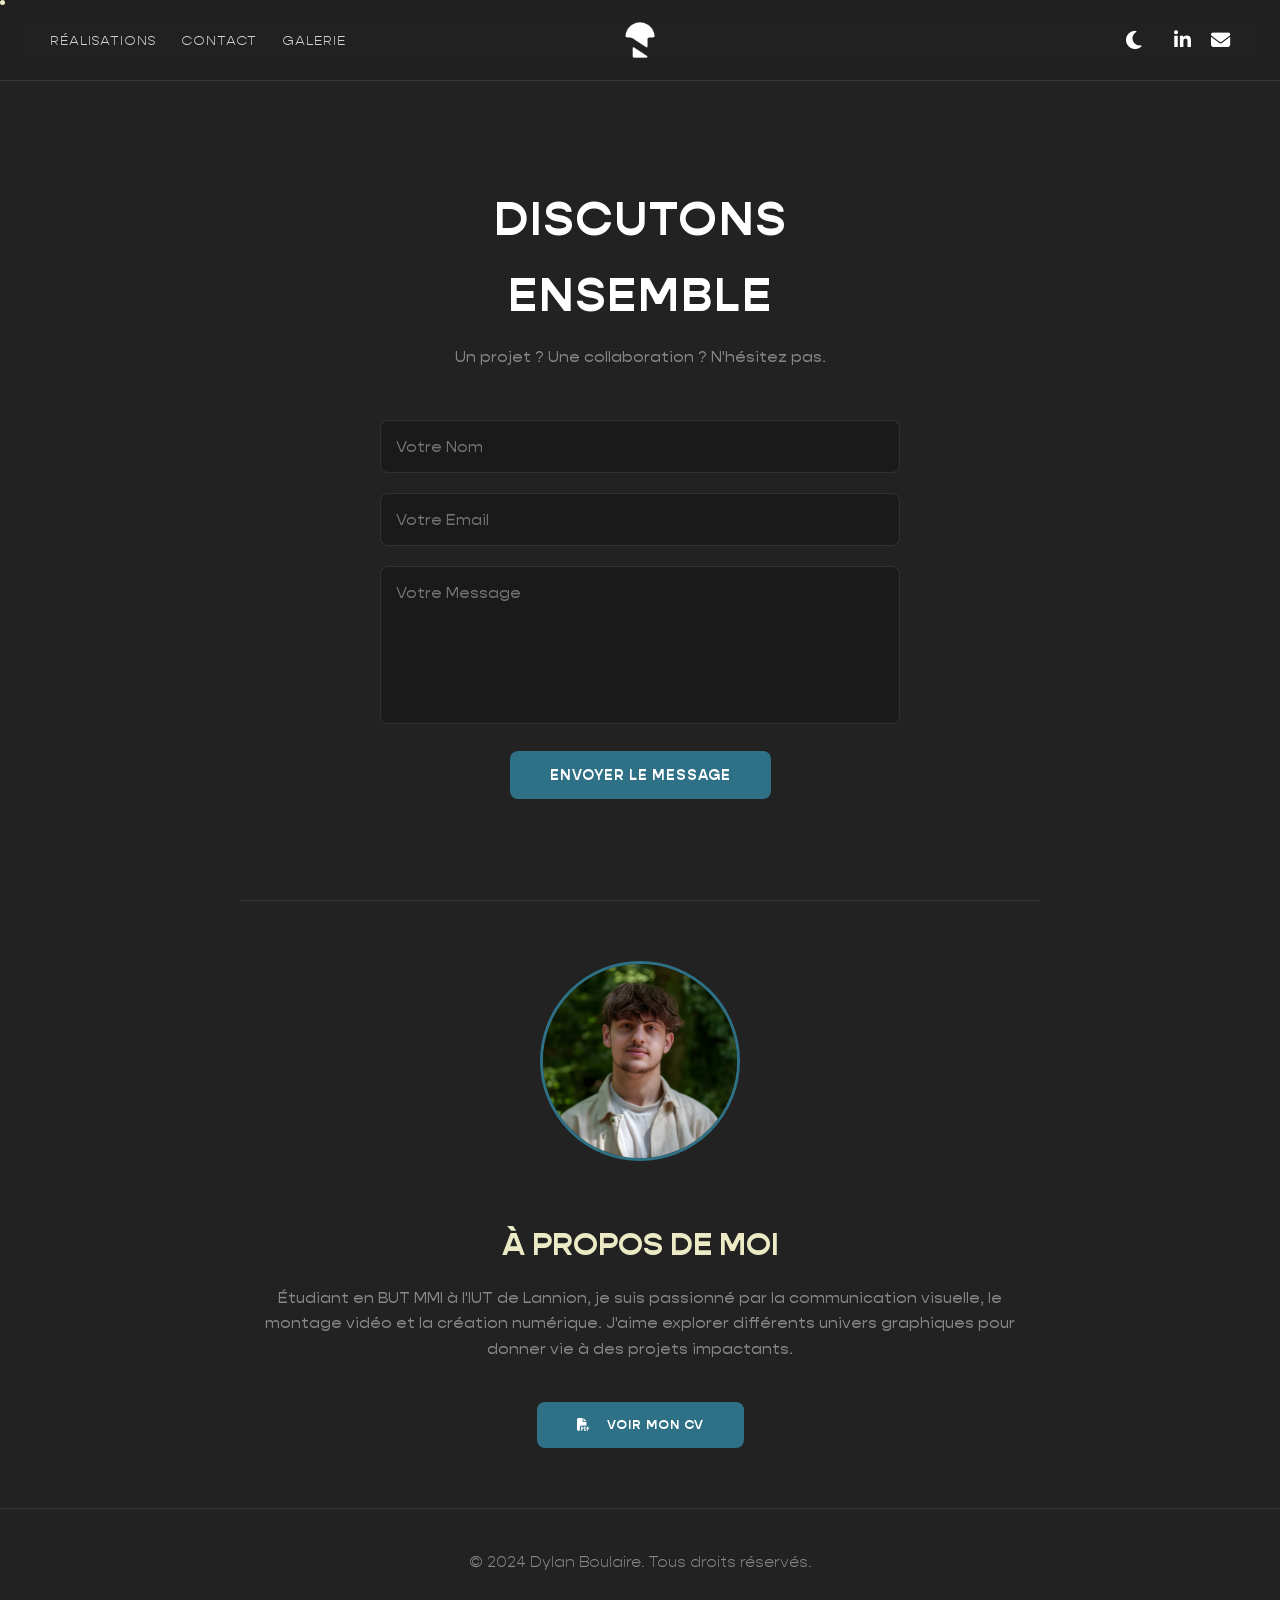
<file: contact.html>
<!DOCTYPE html>
<html lang="fr">
<head>
    <meta charset="UTF-8">
    <meta name="viewport" content="width=device-width, initial-scale=1.0">
    <title>Contact — Dylan Boulaire | Étudiant MMI, Monteur Vidéo & Graphiste</title>

    <!-- SEO META -->
    <meta name="description" content="Contactez Dylan Boulaire, étudiant BUT MMI à l'IUT de Lannion, passionné de montage vidéo, motion design et communication visuelle. Disponible pour alternance et projets freelance.">
    <meta name="keywords" content="Dylan Boulaire, contact, portfolio, MMI, Lannion, montage vidéo, graphisme, communication, alternance, Bretagne">
    <meta name="author" content="Dylan Boulaire">
    <meta name="robots" content="index, follow">
    <link rel="canonical" href="https://dylan-boulaire.fr/contact.html">

    <!-- Open Graph -->
    <meta property="og:type" content="website">
    <meta property="og:url" content="https://dylan-boulaire.fr/contact.html">
    <meta property="og:title" content="Contact — Dylan Boulaire">
    <meta property="og:description" content="Un projet ? Une collaboration ? Contactez Dylan Boulaire, créatif MMI à Lannion.">
    <meta property="og:image" content="https://dylan-boulaire.fr/assets/og-image.jpg">

    <link rel="stylesheet" href="style.css">
    <link rel="stylesheet" href="https://cdnjs.cloudflare.com/ajax/libs/font-awesome/6.4.0/css/all.min.css">
</head>
<body>

    <div class="mouse-glow"></div>

    <!-- MOBILE NAV OVERLAY -->
    <div class="nav-overlay">
        <div class="nav-overlay-links">
            <a href="index.html#work">RÉALISATIONS</a>
            <a href="contact.html" style="opacity:1; color:var(--text-accent);">CONTACT</a>
            <a href="galerie.html">GALERIE</a>
        </div>
        <div class="nav-overlay-actions">
            <button class="theme-toggle" aria-label="Toggle theme"><i class="fas fa-moon"></i></button>
            <a href="https://www.linkedin.com/in/dylan-boulaire/" target="_blank"><i class="fab fa-linkedin-in"></i></a>
            <a href="mailto:boulairedylan@gmail.com"><i class="fas fa-envelope"></i></a>
        </div>
    </div>

    <header>
        <nav class="nav-left">
            <ul>
                <li><a href="index.html#work">RÉALISATIONS</a></li>
                <li><a href="contact.html" class="active-link">CONTACT</a></li>
                <li><a href="galerie.html">GALERIE</a></li>
            </ul>
        </nav>
        <div class="logo-center">
            <a href="index.html"><img src="assets/logo.png" alt="Logo Dylan Boulaire" class="logo-img"></a>
        </div>
        <div class="nav-right">
            <button class="theme-toggle" aria-label="Toggle theme"><i class="fas fa-moon"></i></button>
            <a href="https://www.linkedin.com/in/dylan-boulaire/" target="_blank"><i class="fab fa-linkedin-in"></i></a>
            <a href="mailto:boulairedylan@gmail.com"><i class="fas fa-envelope"></i></a>
        </div>
        <button class="burger-menu" aria-label="Menu">
            <span></span><span></span><span></span>
        </button>
    </header>

    <div class="contact-container">
        <div class="contact-content reveal-on-scroll">
            <h1>DISCUTONS ENSEMBLE</h1>
            <p class="subtitle">Un projet ? Une collaboration ? N'hésitez pas.</p>

            <form action="https://formsubmit.co/boulairedylan@gmail.com" method="POST" class="contact-form">
                <input type="hidden" name="_next" value="https://dylan-boulaire.fr/merci.html">
                <input type="hidden" name="_subject" value="Nouveau message du Portfolio !">
                <input type="hidden" name="_captcha" value="false">
                <div class="input-group">
                    <input type="text" name="name" placeholder="Votre Nom" required>
                </div>
                <div class="input-group">
                    <input type="email" name="email" placeholder="Votre Email" required>
                </div>
                <div class="input-group">
                    <textarea name="message" rows="6" placeholder="Votre Message" required></textarea>
                </div>
                <button type="submit" class="submit-btn">ENVOYER LE MESSAGE</button>
            </form>
        </div>
    </div>

    <!-- BIO + CV (quiz gate) -->
    <div class="bio-section reveal-on-scroll">
        <div class="bio-img-box" style="margin: 0 auto 30px auto; width: 200px;">
            <img src="assets/CV_PHOTO-1_2026-06-02_19_09_24.160682.webp" alt="Dylan Boulaire, étudiant MMI Lannion">
        </div>
        <div class="bio-text">
            <h2>À PROPOS DE MOI</h2>
            <p>Étudiant en BUT MMI à l'IUT de Lannion, je suis passionné par la communication visuelle, le montage vidéo et la création numérique. J'aime explorer différents univers graphiques pour donner vie à des projets impactants.</p>
            <br>
            <!-- FIX: CV button — coherent wording (mon CV se mérite) -->
            <button onclick="openCvQuiz()" class="submit-btn cv-gate-btn" style="font-size:0.8rem; cursor:pointer;">
                <i class="fas fa-file-pdf" style="margin-right:8px;"></i>VOIR MON CV
            </button>
        </div>
    </div>

    <footer>
        <p>&copy; 2024 Dylan Boulaire. Tous droits réservés.</p>
    </footer>

    <!-- CV QUIZ OVERLAY -->
    <div id="cv-quiz-overlay" style="display:none;"></div>

    <script src="script.js"></script>
    <script>
        // CV Quiz gate — opens quiz, CV unlocked at score >= 5/8
        function openCvQuiz() {
            openCinemaQuizForCV();
        }
    </script>
</body>
</html>
</file>
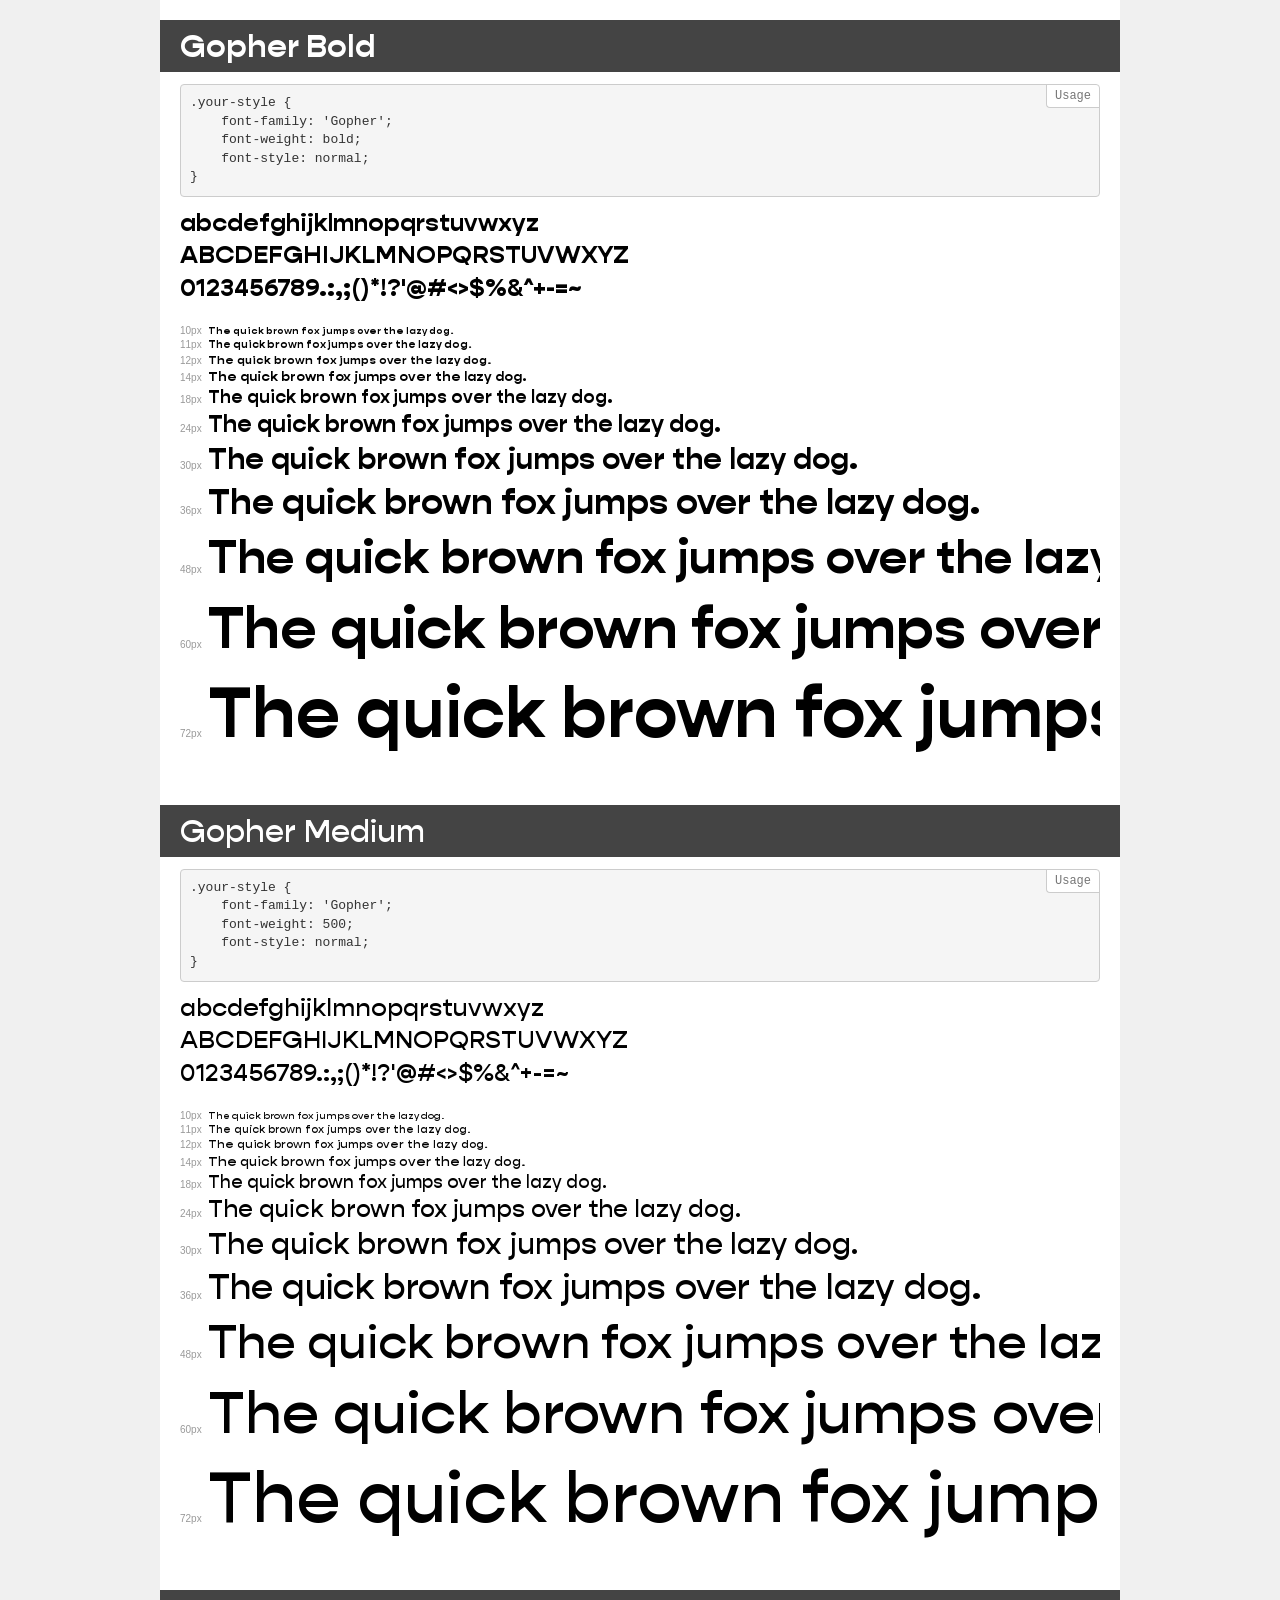
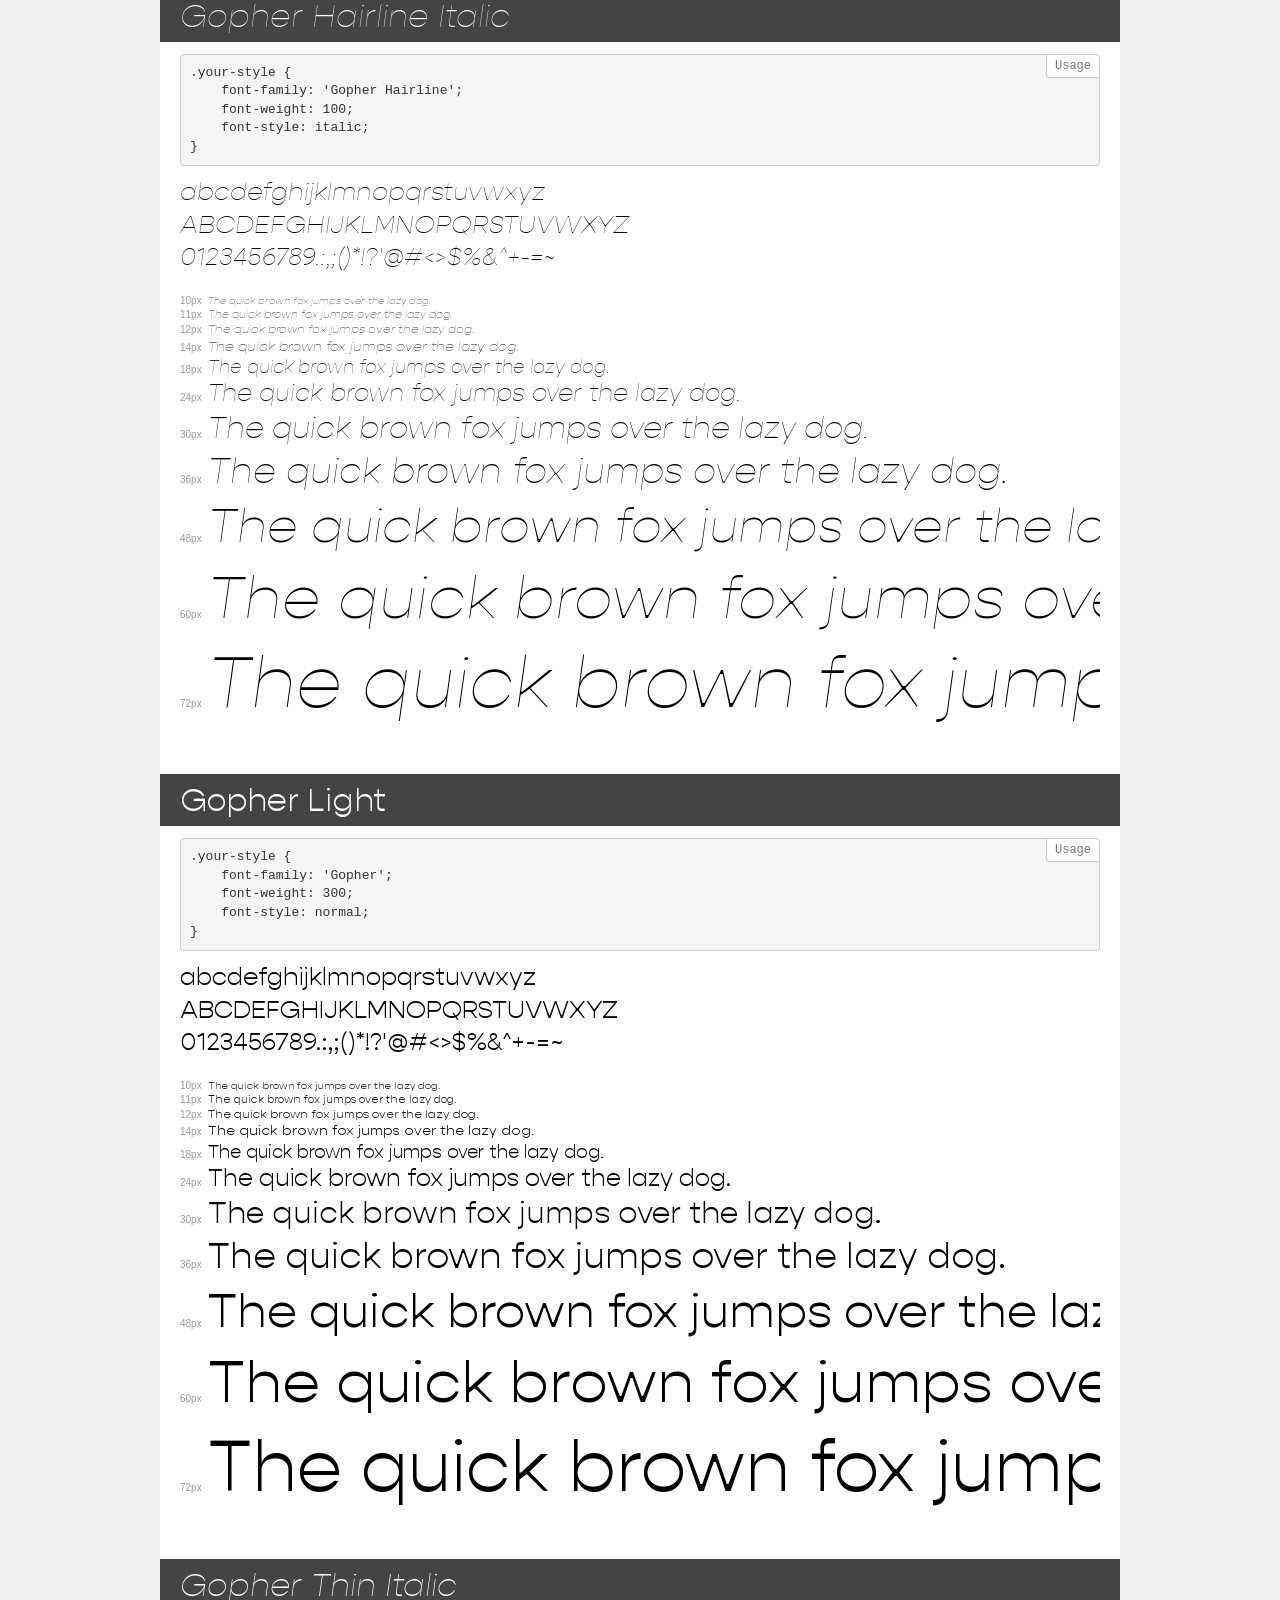
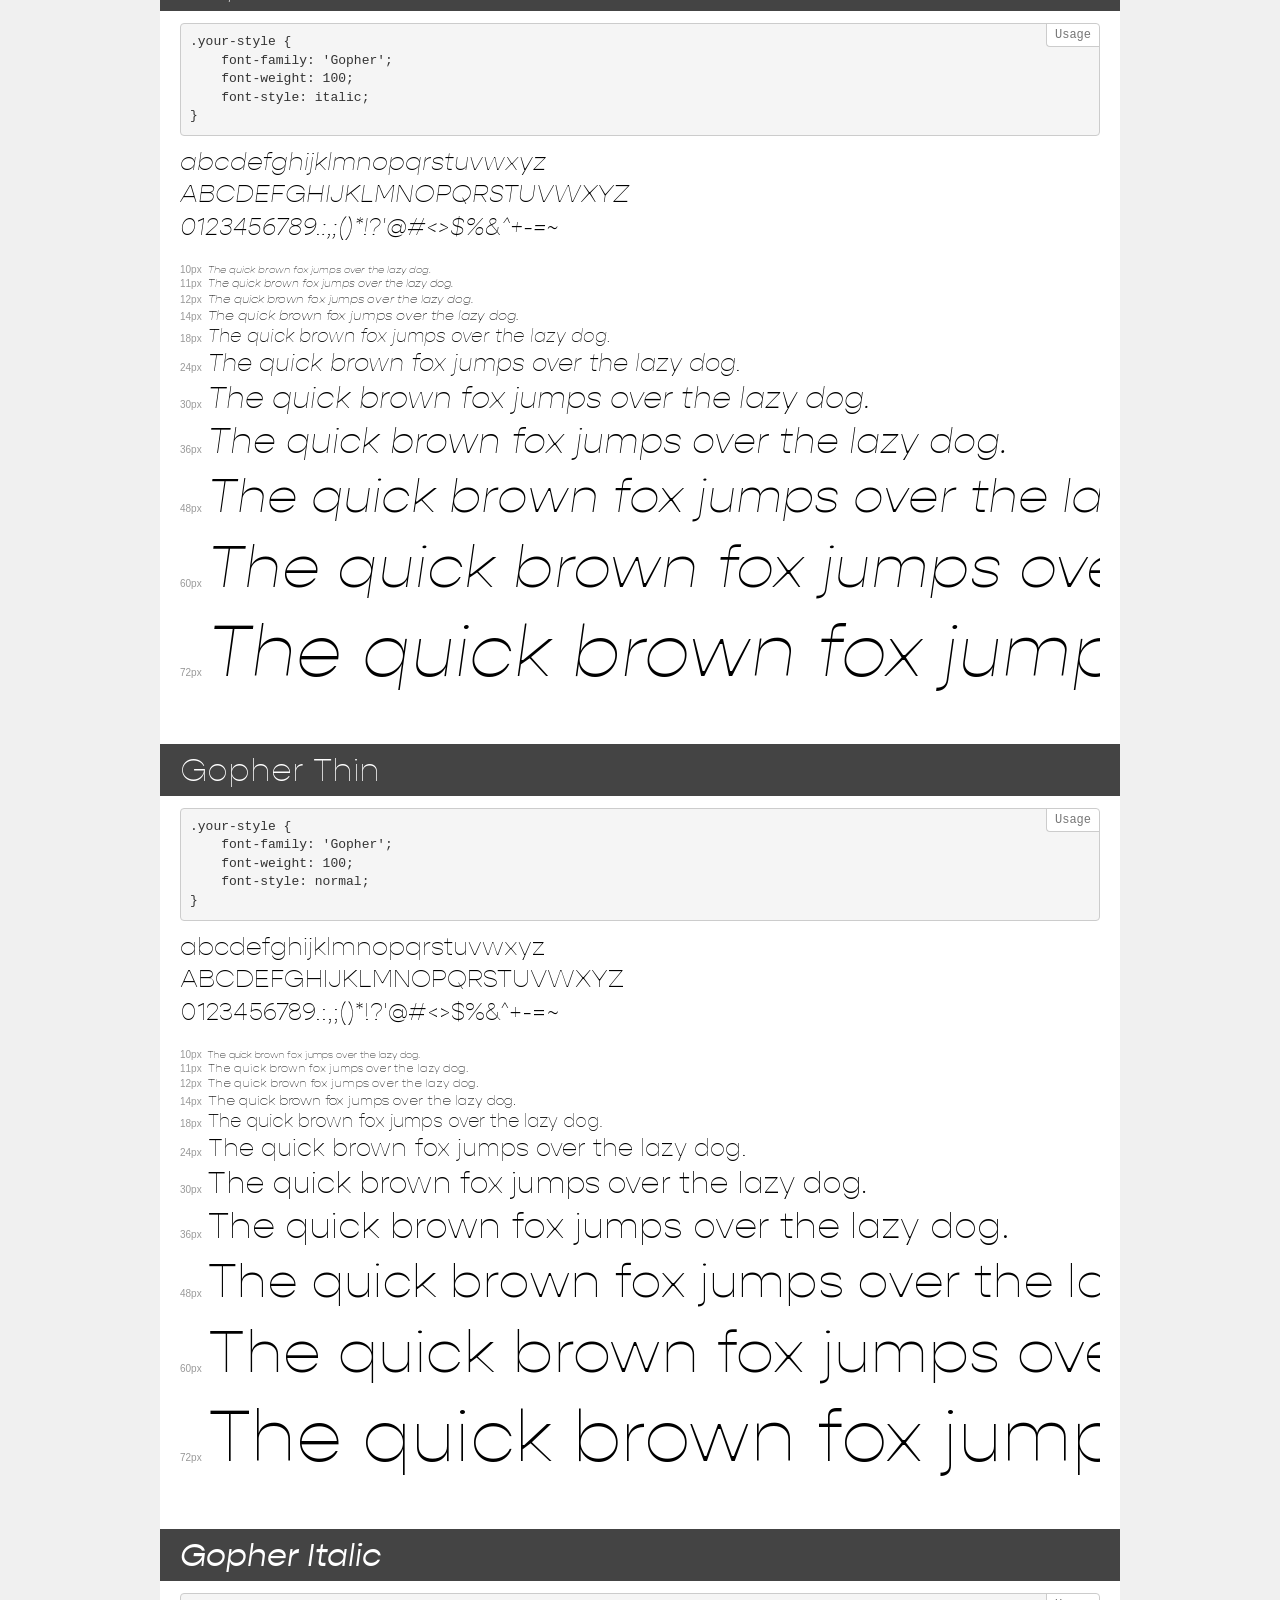
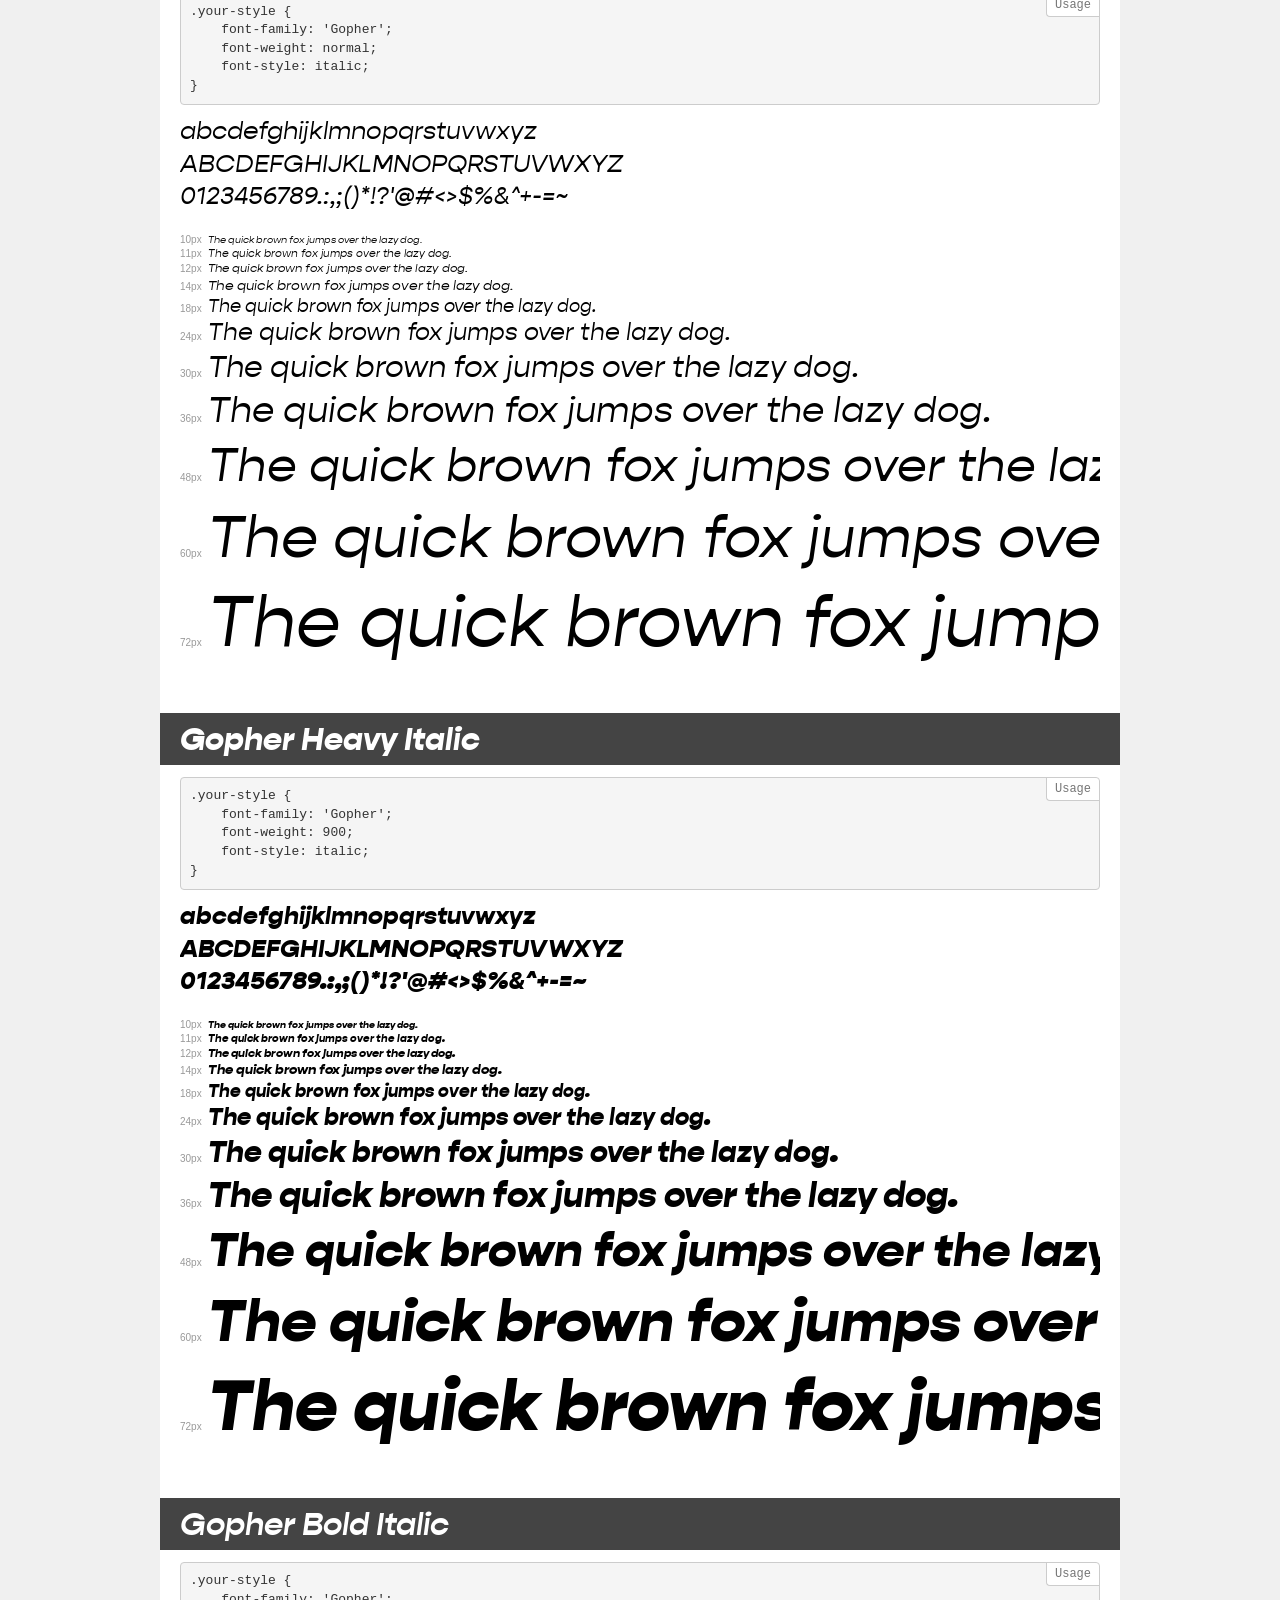
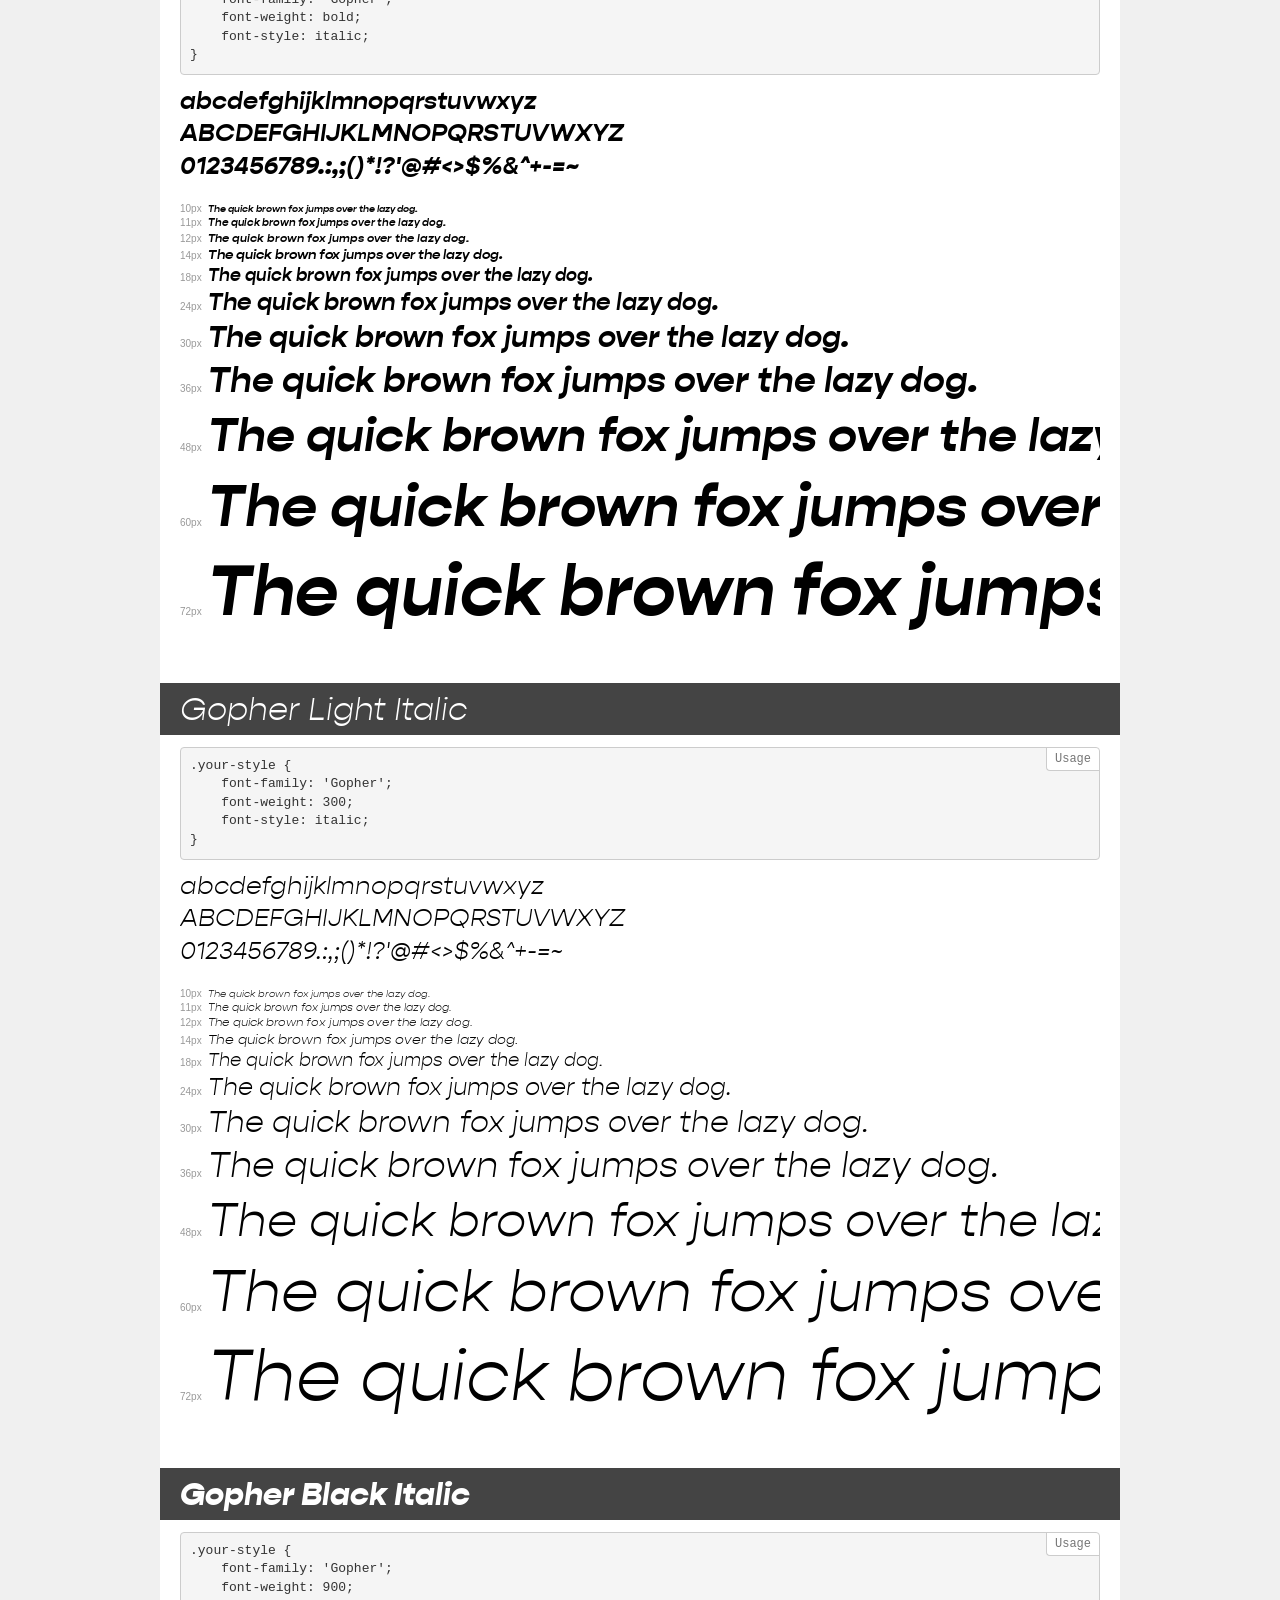
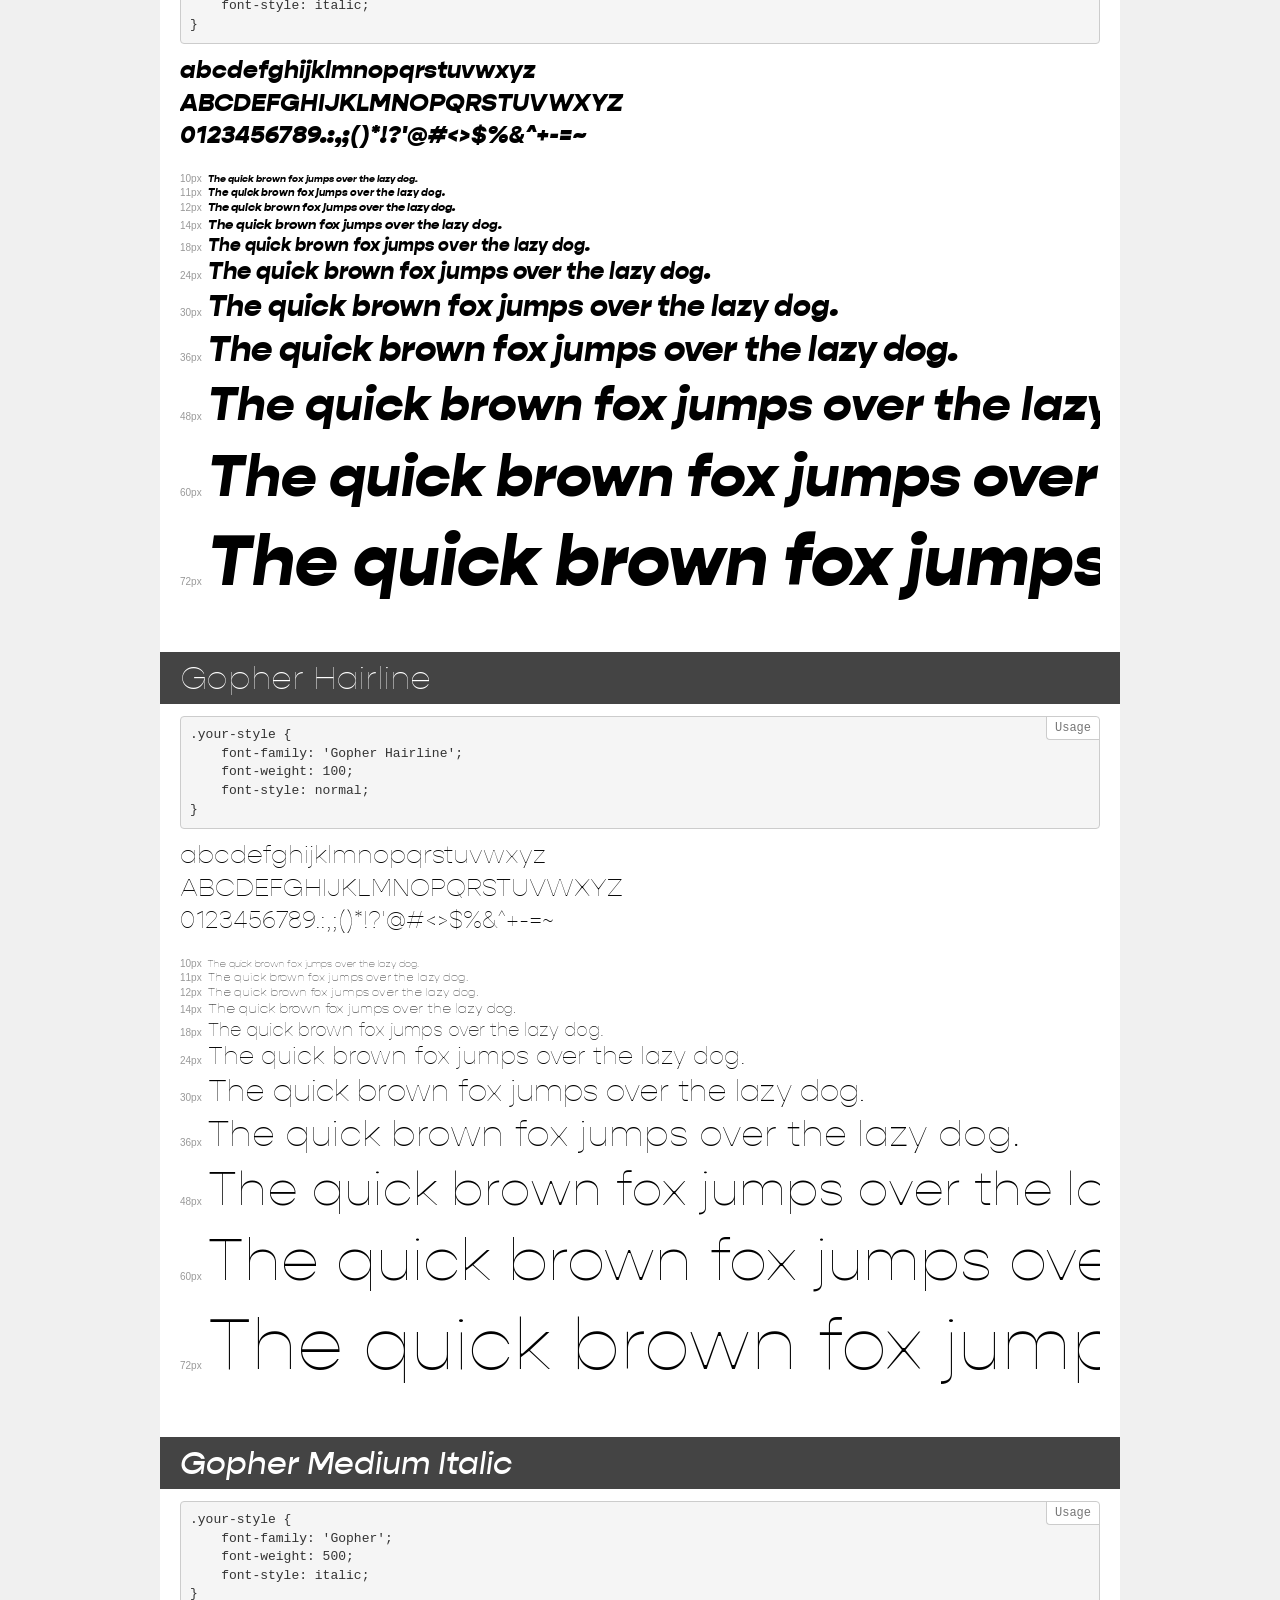
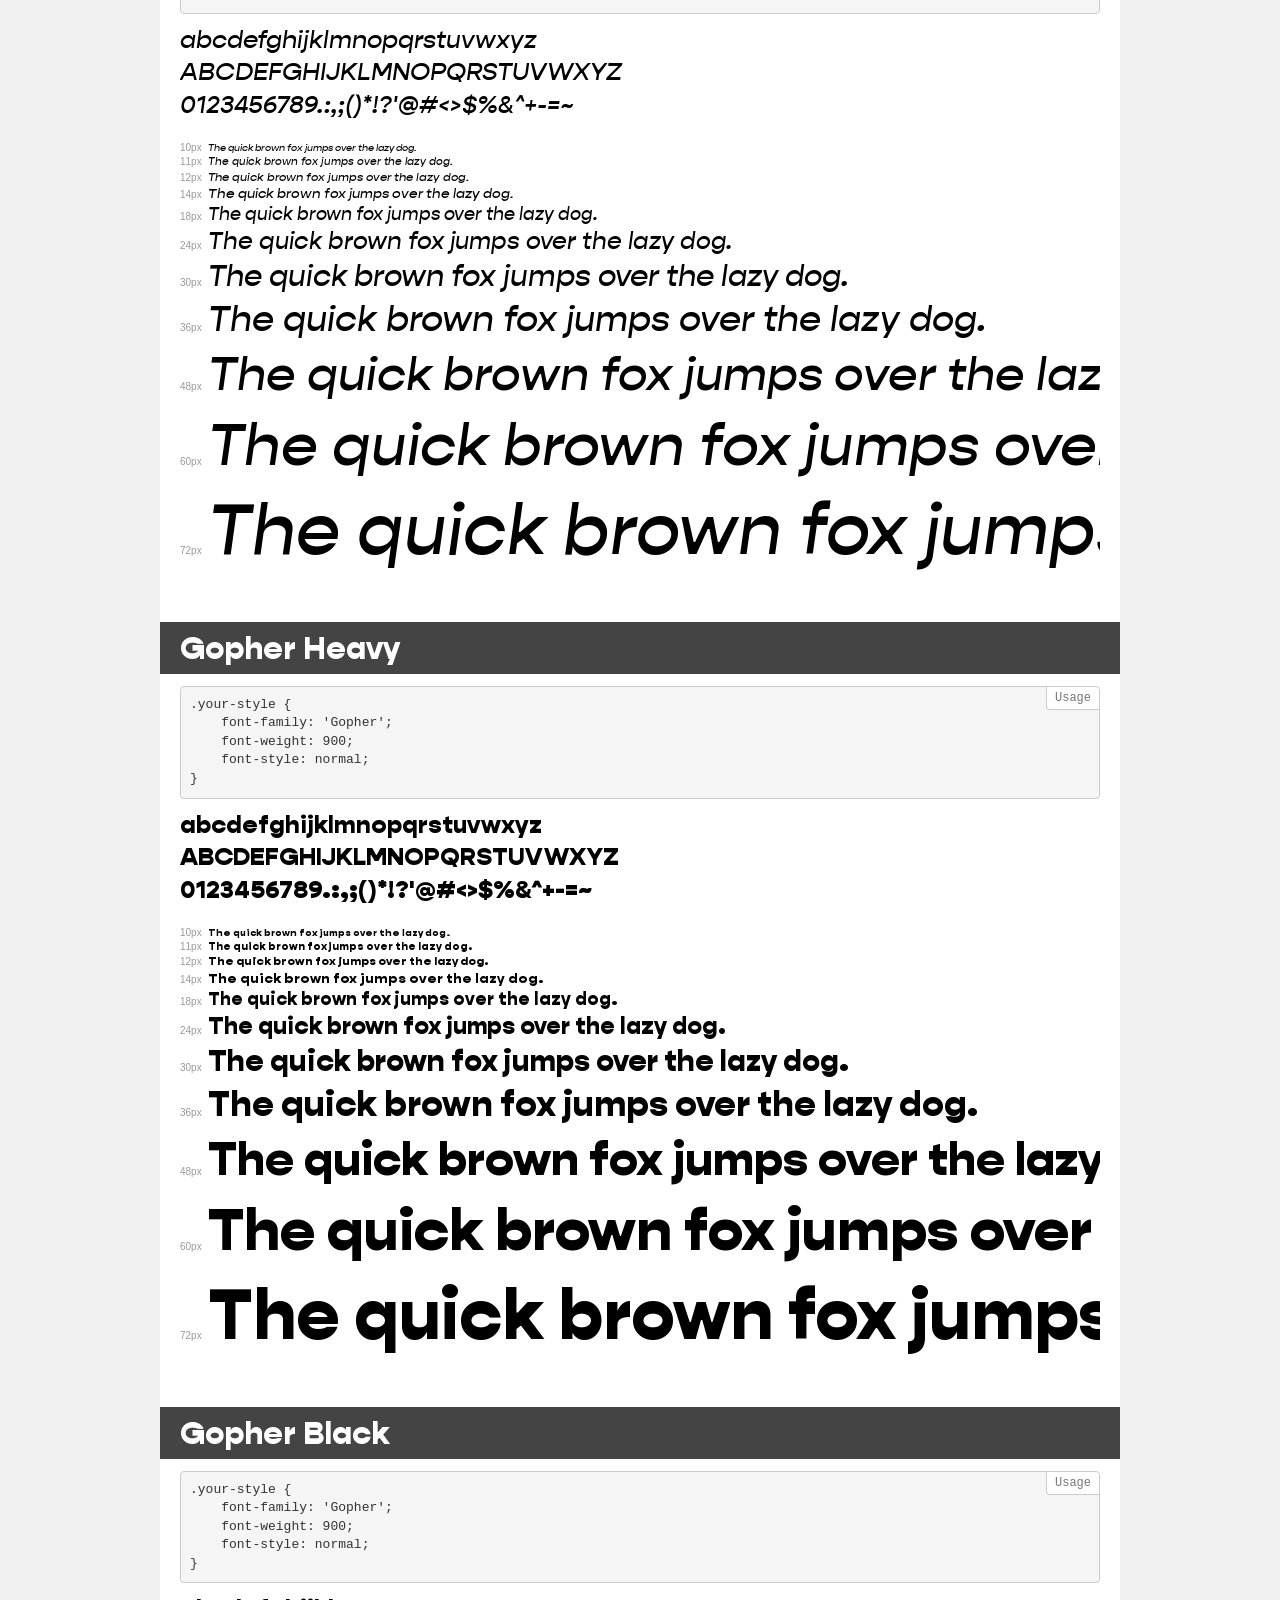
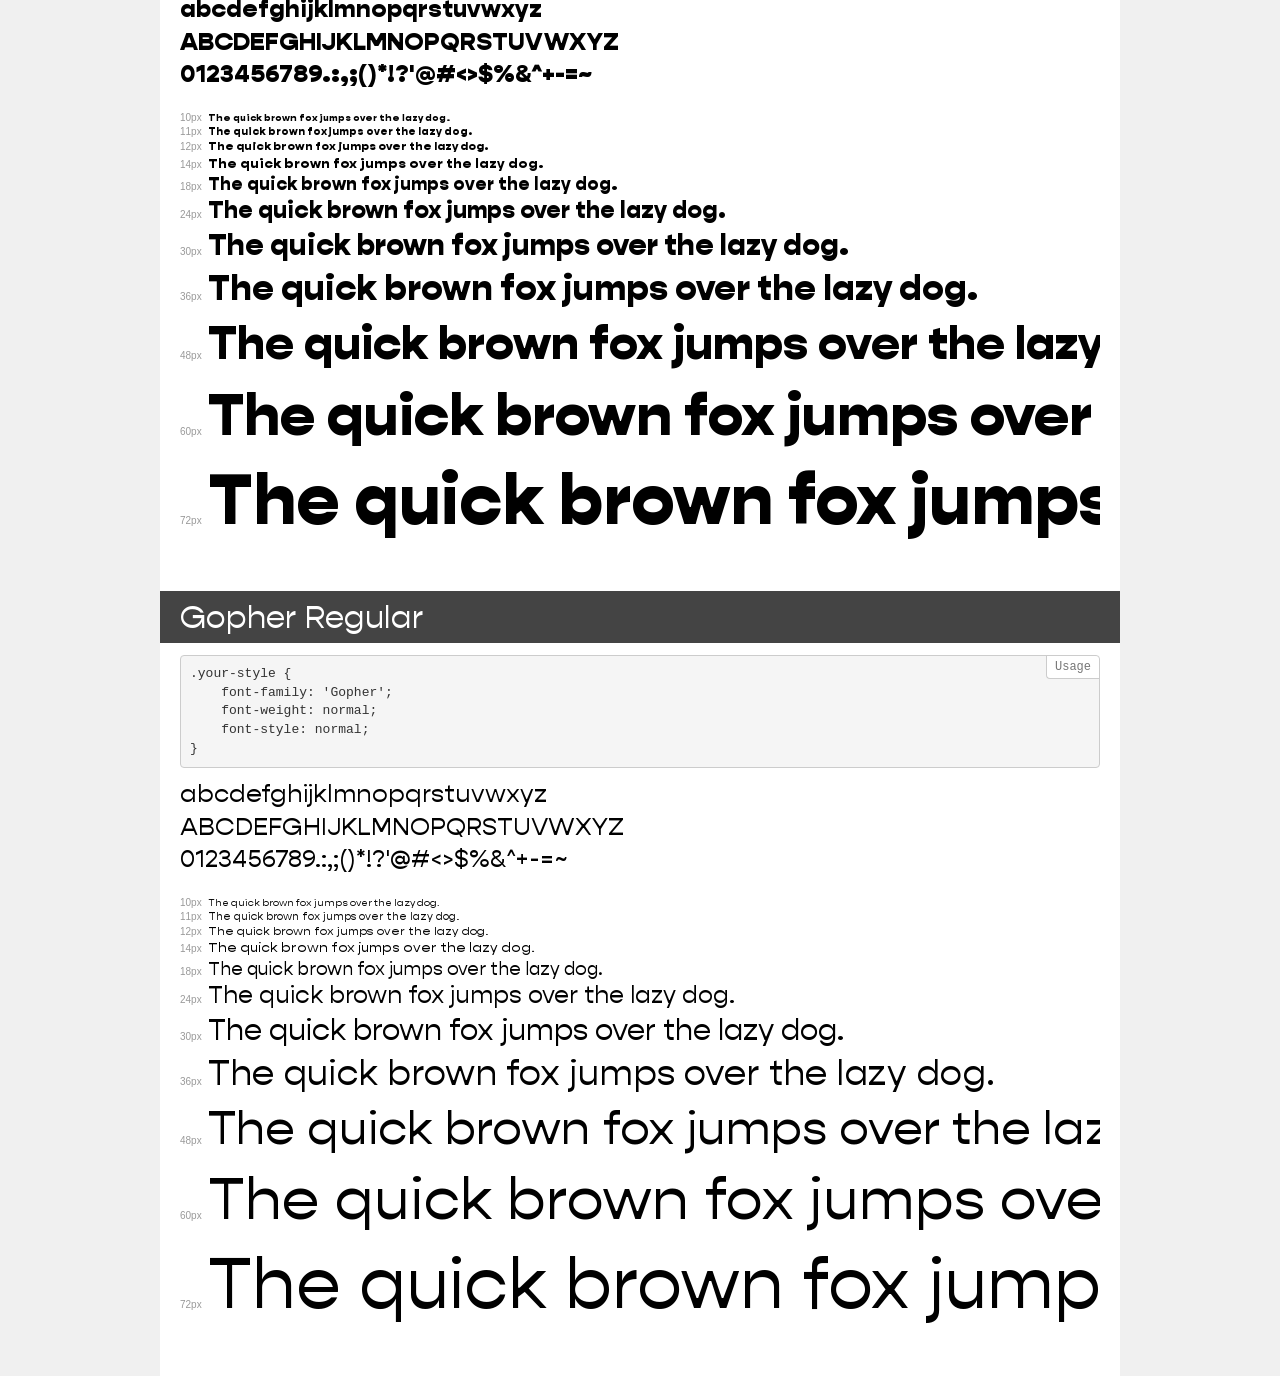
<file: assets/fonts/demo.html>
<!DOCTYPE html>
<html lang="en">
<head>
    <meta charset="utf-8">
    <meta http-equiv="X-UA-Compatible" content="IE=edge">
    <meta name="viewport" content="width=device-width, initial-scale=1">
    <meta name="robots" content="noindex, noarchive">
    <meta name="format-detection" content="telephone=no">
    <title>Transfonter demo</title>
    <link href="stylesheet.css" rel="stylesheet">
    <style>
        /*
        http://meyerweb.com/eric/tools/css/reset/
        v2.0 | 20110126
        License: none (public domain)
        */
        html, body, div, span, applet, object, iframe,
        h1, h2, h3, h4, h5, h6, p, blockquote, pre,
        a, abbr, acronym, address, big, cite, code,
        del, dfn, em, img, ins, kbd, q, s, samp,
        small, strike, strong, sub, sup, tt, var,
        b, u, i, center,
        dl, dt, dd, ol, ul, li,
        fieldset, form, label, legend,
        table, caption, tbody, tfoot, thead, tr, th, td,
        article, aside, canvas, details, embed,
        figure, figcaption, footer, header, hgroup,
        menu, nav, output, ruby, section, summary,
        time, mark, audio, video {
            margin: 0;
            padding: 0;
            border: 0;
            font-size: 100%;
            font: inherit;
            vertical-align: baseline;
        }
        /* HTML5 display-role reset for older browsers */
        article, aside, details, figcaption, figure,
        footer, header, hgroup, menu, nav, section {
            display: block;
        }
        body {
            line-height: 1;
        }
        ol, ul {
            list-style: none;
        }
        blockquote, q {
            quotes: none;
        }
        blockquote:before, blockquote:after,
        q:before, q:after {
            content: '';
            content: none;
        }
        table {
            border-collapse: collapse;
            border-spacing: 0;
        }
        /* demo styles */
        body {
            background: #f0f0f0;
            color: #000;
        }
        .page {
            background: #fff;
            width: 920px;
            margin: 0 auto;
            padding: 20px 20px 0 20px;
            overflow: hidden;
        }
        .font-container {
            overflow-x: auto;
            overflow-y: hidden;
            margin-bottom: 40px;
            line-height: 1.3;
            white-space: nowrap;
            padding-bottom: 5px;
        }
        h1 {
            position: relative;
            background: #444;
            font-size: 32px;
            color: #fff;
            padding: 10px 20px;
            margin: 0 -20px 12px -20px;
        }
        .letters {
            font-size: 25px;
            margin-bottom: 20px;
        }
        .s10:before {
            content: '10px';
        }
        .s11:before {
            content: '11px';
        }
        .s12:before {
            content: '12px';
        }
        .s14:before {
            content: '14px';
        }
        .s18:before {
            content: '18px';
        }
        .s24:before {
            content: '24px';
        }
        .s30:before {
            content: '30px';
        }
        .s36:before {
            content: '36px';
        }
        .s48:before {
            content: '48px';
        }
        .s60:before {
            content: '60px';
        }
        .s72:before {
            content: '72px';
        }
        .s10:before, .s11:before, .s12:before, .s14:before,
        .s18:before, .s24:before, .s30:before, .s36:before,
        .s48:before, .s60:before, .s72:before {
            font-family: Arial, sans-serif;
            font-size: 10px;
            font-weight: normal;
            font-style: normal;
            color: #999;
            padding-right: 6px;
        }
        pre {
            display: block;
            position: relative;
            padding: 9px;
            margin: 0 0 10px;
            font-family: Monaco, Menlo, Consolas, "Courier New", monospace;
            font-size: 13px;
            line-height: 1.428571429;
            color: #333;
            font-weight: normal;
            font-style: normal;
            background-color: #f5f5f5;
            border: 1px solid #ccc;
            overflow-x: auto;
            border-radius: 4px;
        }
        pre:after {
            display: block;
            position: absolute;
            right: 0;
            top: 0;
            content: 'Usage';
            line-height: 1;
            padding: 5px 8px;
            font-size: 12px;
            color: #767676;
            background-color: #fff;
            border: 1px solid #ccc;
            border-right: none;
            border-top: none;
            border-radius: 0 4px 0 4px;
            z-index: 10;
        }
        /* responsive */
        @media (max-width: 959px) {
            .page {
                width: auto;
                margin: 0;
            }
        }
    </style>
</head>
<body>
<div class="page">
    <div class="demo">
        <h1 style="font-family: 'Gopher'; font-weight: bold; font-style: normal;">Gopher Bold</h1>
        <pre>.your-style {
    font-family: 'Gopher';
    font-weight: bold;
    font-style: normal;
}</pre>
        <div class="font-container" style="font-family: 'Gopher'; font-weight: bold; font-style: normal;">
            <p class="letters">
                abcdefghijklmnopqrstuvwxyz<br>
ABCDEFGHIJKLMNOPQRSTUVWXYZ<br>
                0123456789.:,;()*!?'@#<>$%&^+-=~
            </p>
            <p class="s10" style="font-size: 10px;">The quick brown fox jumps over the lazy dog.</p>
            <p class="s11" style="font-size: 11px;">The quick brown fox jumps over the lazy dog.</p>
            <p class="s12" style="font-size: 12px;">The quick brown fox jumps over the lazy dog.</p>
            <p class="s14" style="font-size: 14px;">The quick brown fox jumps over the lazy dog.</p>
            <p class="s18" style="font-size: 18px;">The quick brown fox jumps over the lazy dog.</p>
            <p class="s24" style="font-size: 24px;">The quick brown fox jumps over the lazy dog.</p>
            <p class="s30" style="font-size: 30px;">The quick brown fox jumps over the lazy dog.</p>
            <p class="s36" style="font-size: 36px;">The quick brown fox jumps over the lazy dog.</p>
            <p class="s48" style="font-size: 48px;">The quick brown fox jumps over the lazy dog.</p>
            <p class="s60" style="font-size: 60px;">The quick brown fox jumps over the lazy dog.</p>
            <p class="s72" style="font-size: 72px;">The quick brown fox jumps over the lazy dog.</p>
        </div>
    </div>
    <div class="demo">
        <h1 style="font-family: 'Gopher'; font-weight: 500; font-style: normal;">Gopher Medium</h1>
        <pre>.your-style {
    font-family: 'Gopher';
    font-weight: 500;
    font-style: normal;
}</pre>
        <div class="font-container" style="font-family: 'Gopher'; font-weight: 500; font-style: normal;">
            <p class="letters">
                abcdefghijklmnopqrstuvwxyz<br>
ABCDEFGHIJKLMNOPQRSTUVWXYZ<br>
                0123456789.:,;()*!?'@#<>$%&^+-=~
            </p>
            <p class="s10" style="font-size: 10px;">The quick brown fox jumps over the lazy dog.</p>
            <p class="s11" style="font-size: 11px;">The quick brown fox jumps over the lazy dog.</p>
            <p class="s12" style="font-size: 12px;">The quick brown fox jumps over the lazy dog.</p>
            <p class="s14" style="font-size: 14px;">The quick brown fox jumps over the lazy dog.</p>
            <p class="s18" style="font-size: 18px;">The quick brown fox jumps over the lazy dog.</p>
            <p class="s24" style="font-size: 24px;">The quick brown fox jumps over the lazy dog.</p>
            <p class="s30" style="font-size: 30px;">The quick brown fox jumps over the lazy dog.</p>
            <p class="s36" style="font-size: 36px;">The quick brown fox jumps over the lazy dog.</p>
            <p class="s48" style="font-size: 48px;">The quick brown fox jumps over the lazy dog.</p>
            <p class="s60" style="font-size: 60px;">The quick brown fox jumps over the lazy dog.</p>
            <p class="s72" style="font-size: 72px;">The quick brown fox jumps over the lazy dog.</p>
        </div>
    </div>
    <div class="demo">
        <h1 style="font-family: 'Gopher Hairline'; font-weight: 100; font-style: italic;">Gopher Hairline Italic</h1>
        <pre>.your-style {
    font-family: 'Gopher Hairline';
    font-weight: 100;
    font-style: italic;
}</pre>
        <div class="font-container" style="font-family: 'Gopher Hairline'; font-weight: 100; font-style: italic;">
            <p class="letters">
                abcdefghijklmnopqrstuvwxyz<br>
ABCDEFGHIJKLMNOPQRSTUVWXYZ<br>
                0123456789.:,;()*!?'@#<>$%&^+-=~
            </p>
            <p class="s10" style="font-size: 10px;">The quick brown fox jumps over the lazy dog.</p>
            <p class="s11" style="font-size: 11px;">The quick brown fox jumps over the lazy dog.</p>
            <p class="s12" style="font-size: 12px;">The quick brown fox jumps over the lazy dog.</p>
            <p class="s14" style="font-size: 14px;">The quick brown fox jumps over the lazy dog.</p>
            <p class="s18" style="font-size: 18px;">The quick brown fox jumps over the lazy dog.</p>
            <p class="s24" style="font-size: 24px;">The quick brown fox jumps over the lazy dog.</p>
            <p class="s30" style="font-size: 30px;">The quick brown fox jumps over the lazy dog.</p>
            <p class="s36" style="font-size: 36px;">The quick brown fox jumps over the lazy dog.</p>
            <p class="s48" style="font-size: 48px;">The quick brown fox jumps over the lazy dog.</p>
            <p class="s60" style="font-size: 60px;">The quick brown fox jumps over the lazy dog.</p>
            <p class="s72" style="font-size: 72px;">The quick brown fox jumps over the lazy dog.</p>
        </div>
    </div>
    <div class="demo">
        <h1 style="font-family: 'Gopher'; font-weight: 300; font-style: normal;">Gopher Light</h1>
        <pre>.your-style {
    font-family: 'Gopher';
    font-weight: 300;
    font-style: normal;
}</pre>
        <div class="font-container" style="font-family: 'Gopher'; font-weight: 300; font-style: normal;">
            <p class="letters">
                abcdefghijklmnopqrstuvwxyz<br>
ABCDEFGHIJKLMNOPQRSTUVWXYZ<br>
                0123456789.:,;()*!?'@#<>$%&^+-=~
            </p>
            <p class="s10" style="font-size: 10px;">The quick brown fox jumps over the lazy dog.</p>
            <p class="s11" style="font-size: 11px;">The quick brown fox jumps over the lazy dog.</p>
            <p class="s12" style="font-size: 12px;">The quick brown fox jumps over the lazy dog.</p>
            <p class="s14" style="font-size: 14px;">The quick brown fox jumps over the lazy dog.</p>
            <p class="s18" style="font-size: 18px;">The quick brown fox jumps over the lazy dog.</p>
            <p class="s24" style="font-size: 24px;">The quick brown fox jumps over the lazy dog.</p>
            <p class="s30" style="font-size: 30px;">The quick brown fox jumps over the lazy dog.</p>
            <p class="s36" style="font-size: 36px;">The quick brown fox jumps over the lazy dog.</p>
            <p class="s48" style="font-size: 48px;">The quick brown fox jumps over the lazy dog.</p>
            <p class="s60" style="font-size: 60px;">The quick brown fox jumps over the lazy dog.</p>
            <p class="s72" style="font-size: 72px;">The quick brown fox jumps over the lazy dog.</p>
        </div>
    </div>
    <div class="demo">
        <h1 style="font-family: 'Gopher'; font-weight: 100; font-style: italic;">Gopher Thin Italic</h1>
        <pre>.your-style {
    font-family: 'Gopher';
    font-weight: 100;
    font-style: italic;
}</pre>
        <div class="font-container" style="font-family: 'Gopher'; font-weight: 100; font-style: italic;">
            <p class="letters">
                abcdefghijklmnopqrstuvwxyz<br>
ABCDEFGHIJKLMNOPQRSTUVWXYZ<br>
                0123456789.:,;()*!?'@#<>$%&^+-=~
            </p>
            <p class="s10" style="font-size: 10px;">The quick brown fox jumps over the lazy dog.</p>
            <p class="s11" style="font-size: 11px;">The quick brown fox jumps over the lazy dog.</p>
            <p class="s12" style="font-size: 12px;">The quick brown fox jumps over the lazy dog.</p>
            <p class="s14" style="font-size: 14px;">The quick brown fox jumps over the lazy dog.</p>
            <p class="s18" style="font-size: 18px;">The quick brown fox jumps over the lazy dog.</p>
            <p class="s24" style="font-size: 24px;">The quick brown fox jumps over the lazy dog.</p>
            <p class="s30" style="font-size: 30px;">The quick brown fox jumps over the lazy dog.</p>
            <p class="s36" style="font-size: 36px;">The quick brown fox jumps over the lazy dog.</p>
            <p class="s48" style="font-size: 48px;">The quick brown fox jumps over the lazy dog.</p>
            <p class="s60" style="font-size: 60px;">The quick brown fox jumps over the lazy dog.</p>
            <p class="s72" style="font-size: 72px;">The quick brown fox jumps over the lazy dog.</p>
        </div>
    </div>
    <div class="demo">
        <h1 style="font-family: 'Gopher'; font-weight: 100; font-style: normal;">Gopher Thin</h1>
        <pre>.your-style {
    font-family: 'Gopher';
    font-weight: 100;
    font-style: normal;
}</pre>
        <div class="font-container" style="font-family: 'Gopher'; font-weight: 100; font-style: normal;">
            <p class="letters">
                abcdefghijklmnopqrstuvwxyz<br>
ABCDEFGHIJKLMNOPQRSTUVWXYZ<br>
                0123456789.:,;()*!?'@#<>$%&^+-=~
            </p>
            <p class="s10" style="font-size: 10px;">The quick brown fox jumps over the lazy dog.</p>
            <p class="s11" style="font-size: 11px;">The quick brown fox jumps over the lazy dog.</p>
            <p class="s12" style="font-size: 12px;">The quick brown fox jumps over the lazy dog.</p>
            <p class="s14" style="font-size: 14px;">The quick brown fox jumps over the lazy dog.</p>
            <p class="s18" style="font-size: 18px;">The quick brown fox jumps over the lazy dog.</p>
            <p class="s24" style="font-size: 24px;">The quick brown fox jumps over the lazy dog.</p>
            <p class="s30" style="font-size: 30px;">The quick brown fox jumps over the lazy dog.</p>
            <p class="s36" style="font-size: 36px;">The quick brown fox jumps over the lazy dog.</p>
            <p class="s48" style="font-size: 48px;">The quick brown fox jumps over the lazy dog.</p>
            <p class="s60" style="font-size: 60px;">The quick brown fox jumps over the lazy dog.</p>
            <p class="s72" style="font-size: 72px;">The quick brown fox jumps over the lazy dog.</p>
        </div>
    </div>
    <div class="demo">
        <h1 style="font-family: 'Gopher'; font-weight: normal; font-style: italic;">Gopher Italic</h1>
        <pre>.your-style {
    font-family: 'Gopher';
    font-weight: normal;
    font-style: italic;
}</pre>
        <div class="font-container" style="font-family: 'Gopher'; font-weight: normal; font-style: italic;">
            <p class="letters">
                abcdefghijklmnopqrstuvwxyz<br>
ABCDEFGHIJKLMNOPQRSTUVWXYZ<br>
                0123456789.:,;()*!?'@#<>$%&^+-=~
            </p>
            <p class="s10" style="font-size: 10px;">The quick brown fox jumps over the lazy dog.</p>
            <p class="s11" style="font-size: 11px;">The quick brown fox jumps over the lazy dog.</p>
            <p class="s12" style="font-size: 12px;">The quick brown fox jumps over the lazy dog.</p>
            <p class="s14" style="font-size: 14px;">The quick brown fox jumps over the lazy dog.</p>
            <p class="s18" style="font-size: 18px;">The quick brown fox jumps over the lazy dog.</p>
            <p class="s24" style="font-size: 24px;">The quick brown fox jumps over the lazy dog.</p>
            <p class="s30" style="font-size: 30px;">The quick brown fox jumps over the lazy dog.</p>
            <p class="s36" style="font-size: 36px;">The quick brown fox jumps over the lazy dog.</p>
            <p class="s48" style="font-size: 48px;">The quick brown fox jumps over the lazy dog.</p>
            <p class="s60" style="font-size: 60px;">The quick brown fox jumps over the lazy dog.</p>
            <p class="s72" style="font-size: 72px;">The quick brown fox jumps over the lazy dog.</p>
        </div>
    </div>
    <div class="demo">
        <h1 style="font-family: 'Gopher'; font-weight: 900; font-style: italic;">Gopher Heavy Italic</h1>
        <pre>.your-style {
    font-family: 'Gopher';
    font-weight: 900;
    font-style: italic;
}</pre>
        <div class="font-container" style="font-family: 'Gopher'; font-weight: 900; font-style: italic;">
            <p class="letters">
                abcdefghijklmnopqrstuvwxyz<br>
ABCDEFGHIJKLMNOPQRSTUVWXYZ<br>
                0123456789.:,;()*!?'@#<>$%&^+-=~
            </p>
            <p class="s10" style="font-size: 10px;">The quick brown fox jumps over the lazy dog.</p>
            <p class="s11" style="font-size: 11px;">The quick brown fox jumps over the lazy dog.</p>
            <p class="s12" style="font-size: 12px;">The quick brown fox jumps over the lazy dog.</p>
            <p class="s14" style="font-size: 14px;">The quick brown fox jumps over the lazy dog.</p>
            <p class="s18" style="font-size: 18px;">The quick brown fox jumps over the lazy dog.</p>
            <p class="s24" style="font-size: 24px;">The quick brown fox jumps over the lazy dog.</p>
            <p class="s30" style="font-size: 30px;">The quick brown fox jumps over the lazy dog.</p>
            <p class="s36" style="font-size: 36px;">The quick brown fox jumps over the lazy dog.</p>
            <p class="s48" style="font-size: 48px;">The quick brown fox jumps over the lazy dog.</p>
            <p class="s60" style="font-size: 60px;">The quick brown fox jumps over the lazy dog.</p>
            <p class="s72" style="font-size: 72px;">The quick brown fox jumps over the lazy dog.</p>
        </div>
    </div>
    <div class="demo">
        <h1 style="font-family: 'Gopher'; font-weight: bold; font-style: italic;">Gopher Bold Italic</h1>
        <pre>.your-style {
    font-family: 'Gopher';
    font-weight: bold;
    font-style: italic;
}</pre>
        <div class="font-container" style="font-family: 'Gopher'; font-weight: bold; font-style: italic;">
            <p class="letters">
                abcdefghijklmnopqrstuvwxyz<br>
ABCDEFGHIJKLMNOPQRSTUVWXYZ<br>
                0123456789.:,;()*!?'@#<>$%&^+-=~
            </p>
            <p class="s10" style="font-size: 10px;">The quick brown fox jumps over the lazy dog.</p>
            <p class="s11" style="font-size: 11px;">The quick brown fox jumps over the lazy dog.</p>
            <p class="s12" style="font-size: 12px;">The quick brown fox jumps over the lazy dog.</p>
            <p class="s14" style="font-size: 14px;">The quick brown fox jumps over the lazy dog.</p>
            <p class="s18" style="font-size: 18px;">The quick brown fox jumps over the lazy dog.</p>
            <p class="s24" style="font-size: 24px;">The quick brown fox jumps over the lazy dog.</p>
            <p class="s30" style="font-size: 30px;">The quick brown fox jumps over the lazy dog.</p>
            <p class="s36" style="font-size: 36px;">The quick brown fox jumps over the lazy dog.</p>
            <p class="s48" style="font-size: 48px;">The quick brown fox jumps over the lazy dog.</p>
            <p class="s60" style="font-size: 60px;">The quick brown fox jumps over the lazy dog.</p>
            <p class="s72" style="font-size: 72px;">The quick brown fox jumps over the lazy dog.</p>
        </div>
    </div>
    <div class="demo">
        <h1 style="font-family: 'Gopher'; font-weight: 300; font-style: italic;">Gopher Light Italic</h1>
        <pre>.your-style {
    font-family: 'Gopher';
    font-weight: 300;
    font-style: italic;
}</pre>
        <div class="font-container" style="font-family: 'Gopher'; font-weight: 300; font-style: italic;">
            <p class="letters">
                abcdefghijklmnopqrstuvwxyz<br>
ABCDEFGHIJKLMNOPQRSTUVWXYZ<br>
                0123456789.:,;()*!?'@#<>$%&^+-=~
            </p>
            <p class="s10" style="font-size: 10px;">The quick brown fox jumps over the lazy dog.</p>
            <p class="s11" style="font-size: 11px;">The quick brown fox jumps over the lazy dog.</p>
            <p class="s12" style="font-size: 12px;">The quick brown fox jumps over the lazy dog.</p>
            <p class="s14" style="font-size: 14px;">The quick brown fox jumps over the lazy dog.</p>
            <p class="s18" style="font-size: 18px;">The quick brown fox jumps over the lazy dog.</p>
            <p class="s24" style="font-size: 24px;">The quick brown fox jumps over the lazy dog.</p>
            <p class="s30" style="font-size: 30px;">The quick brown fox jumps over the lazy dog.</p>
            <p class="s36" style="font-size: 36px;">The quick brown fox jumps over the lazy dog.</p>
            <p class="s48" style="font-size: 48px;">The quick brown fox jumps over the lazy dog.</p>
            <p class="s60" style="font-size: 60px;">The quick brown fox jumps over the lazy dog.</p>
            <p class="s72" style="font-size: 72px;">The quick brown fox jumps over the lazy dog.</p>
        </div>
    </div>
    <div class="demo">
        <h1 style="font-family: 'Gopher'; font-weight: 900; font-style: italic;">Gopher Black Italic</h1>
        <pre>.your-style {
    font-family: 'Gopher';
    font-weight: 900;
    font-style: italic;
}</pre>
        <div class="font-container" style="font-family: 'Gopher'; font-weight: 900; font-style: italic;">
            <p class="letters">
                abcdefghijklmnopqrstuvwxyz<br>
ABCDEFGHIJKLMNOPQRSTUVWXYZ<br>
                0123456789.:,;()*!?'@#<>$%&^+-=~
            </p>
            <p class="s10" style="font-size: 10px;">The quick brown fox jumps over the lazy dog.</p>
            <p class="s11" style="font-size: 11px;">The quick brown fox jumps over the lazy dog.</p>
            <p class="s12" style="font-size: 12px;">The quick brown fox jumps over the lazy dog.</p>
            <p class="s14" style="font-size: 14px;">The quick brown fox jumps over the lazy dog.</p>
            <p class="s18" style="font-size: 18px;">The quick brown fox jumps over the lazy dog.</p>
            <p class="s24" style="font-size: 24px;">The quick brown fox jumps over the lazy dog.</p>
            <p class="s30" style="font-size: 30px;">The quick brown fox jumps over the lazy dog.</p>
            <p class="s36" style="font-size: 36px;">The quick brown fox jumps over the lazy dog.</p>
            <p class="s48" style="font-size: 48px;">The quick brown fox jumps over the lazy dog.</p>
            <p class="s60" style="font-size: 60px;">The quick brown fox jumps over the lazy dog.</p>
            <p class="s72" style="font-size: 72px;">The quick brown fox jumps over the lazy dog.</p>
        </div>
    </div>
    <div class="demo">
        <h1 style="font-family: 'Gopher Hairline'; font-weight: 100; font-style: normal;">Gopher Hairline</h1>
        <pre>.your-style {
    font-family: 'Gopher Hairline';
    font-weight: 100;
    font-style: normal;
}</pre>
        <div class="font-container" style="font-family: 'Gopher Hairline'; font-weight: 100; font-style: normal;">
            <p class="letters">
                abcdefghijklmnopqrstuvwxyz<br>
ABCDEFGHIJKLMNOPQRSTUVWXYZ<br>
                0123456789.:,;()*!?'@#<>$%&^+-=~
            </p>
            <p class="s10" style="font-size: 10px;">The quick brown fox jumps over the lazy dog.</p>
            <p class="s11" style="font-size: 11px;">The quick brown fox jumps over the lazy dog.</p>
            <p class="s12" style="font-size: 12px;">The quick brown fox jumps over the lazy dog.</p>
            <p class="s14" style="font-size: 14px;">The quick brown fox jumps over the lazy dog.</p>
            <p class="s18" style="font-size: 18px;">The quick brown fox jumps over the lazy dog.</p>
            <p class="s24" style="font-size: 24px;">The quick brown fox jumps over the lazy dog.</p>
            <p class="s30" style="font-size: 30px;">The quick brown fox jumps over the lazy dog.</p>
            <p class="s36" style="font-size: 36px;">The quick brown fox jumps over the lazy dog.</p>
            <p class="s48" style="font-size: 48px;">The quick brown fox jumps over the lazy dog.</p>
            <p class="s60" style="font-size: 60px;">The quick brown fox jumps over the lazy dog.</p>
            <p class="s72" style="font-size: 72px;">The quick brown fox jumps over the lazy dog.</p>
        </div>
    </div>
    <div class="demo">
        <h1 style="font-family: 'Gopher'; font-weight: 500; font-style: italic;">Gopher Medium Italic</h1>
        <pre>.your-style {
    font-family: 'Gopher';
    font-weight: 500;
    font-style: italic;
}</pre>
        <div class="font-container" style="font-family: 'Gopher'; font-weight: 500; font-style: italic;">
            <p class="letters">
                abcdefghijklmnopqrstuvwxyz<br>
ABCDEFGHIJKLMNOPQRSTUVWXYZ<br>
                0123456789.:,;()*!?'@#<>$%&^+-=~
            </p>
            <p class="s10" style="font-size: 10px;">The quick brown fox jumps over the lazy dog.</p>
            <p class="s11" style="font-size: 11px;">The quick brown fox jumps over the lazy dog.</p>
            <p class="s12" style="font-size: 12px;">The quick brown fox jumps over the lazy dog.</p>
            <p class="s14" style="font-size: 14px;">The quick brown fox jumps over the lazy dog.</p>
            <p class="s18" style="font-size: 18px;">The quick brown fox jumps over the lazy dog.</p>
            <p class="s24" style="font-size: 24px;">The quick brown fox jumps over the lazy dog.</p>
            <p class="s30" style="font-size: 30px;">The quick brown fox jumps over the lazy dog.</p>
            <p class="s36" style="font-size: 36px;">The quick brown fox jumps over the lazy dog.</p>
            <p class="s48" style="font-size: 48px;">The quick brown fox jumps over the lazy dog.</p>
            <p class="s60" style="font-size: 60px;">The quick brown fox jumps over the lazy dog.</p>
            <p class="s72" style="font-size: 72px;">The quick brown fox jumps over the lazy dog.</p>
        </div>
    </div>
    <div class="demo">
        <h1 style="font-family: 'Gopher'; font-weight: 900; font-style: normal;">Gopher Heavy</h1>
        <pre>.your-style {
    font-family: 'Gopher';
    font-weight: 900;
    font-style: normal;
}</pre>
        <div class="font-container" style="font-family: 'Gopher'; font-weight: 900; font-style: normal;">
            <p class="letters">
                abcdefghijklmnopqrstuvwxyz<br>
ABCDEFGHIJKLMNOPQRSTUVWXYZ<br>
                0123456789.:,;()*!?'@#<>$%&^+-=~
            </p>
            <p class="s10" style="font-size: 10px;">The quick brown fox jumps over the lazy dog.</p>
            <p class="s11" style="font-size: 11px;">The quick brown fox jumps over the lazy dog.</p>
            <p class="s12" style="font-size: 12px;">The quick brown fox jumps over the lazy dog.</p>
            <p class="s14" style="font-size: 14px;">The quick brown fox jumps over the lazy dog.</p>
            <p class="s18" style="font-size: 18px;">The quick brown fox jumps over the lazy dog.</p>
            <p class="s24" style="font-size: 24px;">The quick brown fox jumps over the lazy dog.</p>
            <p class="s30" style="font-size: 30px;">The quick brown fox jumps over the lazy dog.</p>
            <p class="s36" style="font-size: 36px;">The quick brown fox jumps over the lazy dog.</p>
            <p class="s48" style="font-size: 48px;">The quick brown fox jumps over the lazy dog.</p>
            <p class="s60" style="font-size: 60px;">The quick brown fox jumps over the lazy dog.</p>
            <p class="s72" style="font-size: 72px;">The quick brown fox jumps over the lazy dog.</p>
        </div>
    </div>
    <div class="demo">
        <h1 style="font-family: 'Gopher'; font-weight: 900; font-style: normal;">Gopher Black</h1>
        <pre>.your-style {
    font-family: 'Gopher';
    font-weight: 900;
    font-style: normal;
}</pre>
        <div class="font-container" style="font-family: 'Gopher'; font-weight: 900; font-style: normal;">
            <p class="letters">
                abcdefghijklmnopqrstuvwxyz<br>
ABCDEFGHIJKLMNOPQRSTUVWXYZ<br>
                0123456789.:,;()*!?'@#<>$%&^+-=~
            </p>
            <p class="s10" style="font-size: 10px;">The quick brown fox jumps over the lazy dog.</p>
            <p class="s11" style="font-size: 11px;">The quick brown fox jumps over the lazy dog.</p>
            <p class="s12" style="font-size: 12px;">The quick brown fox jumps over the lazy dog.</p>
            <p class="s14" style="font-size: 14px;">The quick brown fox jumps over the lazy dog.</p>
            <p class="s18" style="font-size: 18px;">The quick brown fox jumps over the lazy dog.</p>
            <p class="s24" style="font-size: 24px;">The quick brown fox jumps over the lazy dog.</p>
            <p class="s30" style="font-size: 30px;">The quick brown fox jumps over the lazy dog.</p>
            <p class="s36" style="font-size: 36px;">The quick brown fox jumps over the lazy dog.</p>
            <p class="s48" style="font-size: 48px;">The quick brown fox jumps over the lazy dog.</p>
            <p class="s60" style="font-size: 60px;">The quick brown fox jumps over the lazy dog.</p>
            <p class="s72" style="font-size: 72px;">The quick brown fox jumps over the lazy dog.</p>
        </div>
    </div>
    <div class="demo">
        <h1 style="font-family: 'Gopher'; font-weight: normal; font-style: normal;">Gopher Regular</h1>
        <pre>.your-style {
    font-family: 'Gopher';
    font-weight: normal;
    font-style: normal;
}</pre>
        <div class="font-container" style="font-family: 'Gopher'; font-weight: normal; font-style: normal;">
            <p class="letters">
                abcdefghijklmnopqrstuvwxyz<br>
ABCDEFGHIJKLMNOPQRSTUVWXYZ<br>
                0123456789.:,;()*!?'@#<>$%&^+-=~
            </p>
            <p class="s10" style="font-size: 10px;">The quick brown fox jumps over the lazy dog.</p>
            <p class="s11" style="font-size: 11px;">The quick brown fox jumps over the lazy dog.</p>
            <p class="s12" style="font-size: 12px;">The quick brown fox jumps over the lazy dog.</p>
            <p class="s14" style="font-size: 14px;">The quick brown fox jumps over the lazy dog.</p>
            <p class="s18" style="font-size: 18px;">The quick brown fox jumps over the lazy dog.</p>
            <p class="s24" style="font-size: 24px;">The quick brown fox jumps over the lazy dog.</p>
            <p class="s30" style="font-size: 30px;">The quick brown fox jumps over the lazy dog.</p>
            <p class="s36" style="font-size: 36px;">The quick brown fox jumps over the lazy dog.</p>
            <p class="s48" style="font-size: 48px;">The quick brown fox jumps over the lazy dog.</p>
            <p class="s60" style="font-size: 60px;">The quick brown fox jumps over the lazy dog.</p>
            <p class="s72" style="font-size: 72px;">The quick brown fox jumps over the lazy dog.</p>
        </div>
    </div>
</div>
</body>
</html>
</file>
<file: style.css>
/* =============================================
   1. POLICES & VARIABLES
   ============================================= */
@font-face { font-family: 'Gopher'; src: url('assets/fonts/Gopher-Regular.woff2') format('woff2'), url('assets/fonts/Gopher-Regular.ttf') format('truetype'); font-weight: 400; font-style: normal; }
@font-face { font-family: 'Gopher'; src: url('assets/fonts/Gopher-Bold.woff2') format('woff2'), url('assets/fonts/Gopher-Bold.ttf') format('truetype'); font-weight: 700; font-style: normal; }
@font-face { font-family: 'Gopher'; src: url('assets/fonts/Gopher-Light.woff2') format('woff2'), url('assets/fonts/Gopher-Light.ttf') format('truetype'); font-weight: 300; font-style: normal; }

:root {
    --bg-dark: #222222;
    --text-white: #FFFFFF;
    --text-accent: #ECEAC4;
    --btn-color: #2E7186;
    --bg-primary: #222222;
    --bg-secondary: #1a1a1a;
    --bg-tertiary: #121212;
    --text-primary: #FFFFFF;
    --text-secondary: #888888;
    --text-tertiary: #AAAAAA;
    --border-color: rgba(255,255,255,0.1);
    --video-overlay: rgba(34, 34, 34, 0.5);
    --card-bg: #000;
    --modal-bg: #121212;
    --modal-sidebar-bg: #1a1a1a;
}

body.light-mode {
    --bg-primary: #F5F5F5;
    --bg-secondary: #FFFFFF;
    --bg-tertiary: #F0F0F0;
    --text-primary: #222222;
    --text-secondary: #666666;
    --text-tertiary: #555555;
    --border-color: rgba(0,0,0,0.1);
    --video-overlay: rgba(245, 245, 245, 0.7);
    --card-bg: #FFFFFF;
    --modal-bg: #F8F8F8;
    --modal-sidebar-bg: #FFFFFF;
}

* { margin: 0; padding: 0; box-sizing: border-box; }

body {
    font-family: 'Gopher', sans-serif;
    background-color: var(--bg-primary);
    color: var(--text-primary);
    line-height: 1.6;
    overflow-x: hidden;
    font-weight: 400;
    min-height: 100vh;
    transition: background-color 0.3s ease, color 0.3s ease;
    cursor: none;
}
a       { text-decoration: none; color: inherit; transition: 0.3s; cursor: none; }
button  { font-family: 'Gopher', sans-serif; cursor: none; }
input, textarea, select { cursor: none; }

/* =============================================
   CUSTOM CURSOR
   ============================================= */
.custom-cursor {
    position: fixed;
    top: 0; left: 0;
    width: 36px;
    height: 36px;
    border: 2px solid var(--text-accent);
    border-radius: 50%;
    pointer-events: none;
    z-index: 999999;
    /* PAS de transition sur transform pour éviter le pixel parasite —
       le lag est géré en JS (lerp). On garde transition uniquement sur
       la taille et la couleur. */
    transition:
        width 0.22s cubic-bezier(0.34, 1.56, 0.64, 1),
        height 0.22s cubic-bezier(0.34, 1.56, 0.64, 1),
        border-color 0.2s ease,
        background 0.2s ease,
        opacity 0.3s ease;
    will-change: transform;
}

.custom-cursor-dot {
    position: fixed;
    top: 0; left: 0;
    width: 5px;
    height: 5px;
    background: var(--text-accent);
    border-radius: 50%;
    pointer-events: none;
    z-index: 1000000;
    /* Aucune transition sur transform — suit la souris frame par frame */
    transition: opacity 0.3s ease, background 0.2s ease,
                width 0.2s ease, height 0.2s ease;
    will-change: transform;
}

/* Hover */
.custom-cursor.cursor-hover {
    width: 52px;
    height: 52px;
    border-color: var(--btn-color);
    background: rgba(46, 113, 134, 0.08);
}
.custom-cursor-dot.cursor-hover {
    width: 7px;
    height: 7px;
    background: var(--btn-color);
}

/* Click */
.custom-cursor.cursor-click {
    width: 22px;
    height: 22px;
    background: rgba(236, 234, 196, 0.2);
    border-color: var(--text-accent);
}
.custom-cursor-dot.cursor-click {
    width: 3px;
    height: 3px;
}

/* Light mode */
body.light-mode .custom-cursor     { border-color: var(--btn-color); }
body.light-mode .custom-cursor-dot { background: var(--btn-color); }

/* Mobile : on cache le curseur custom et on remet le curseur natif */
@media (hover: none) {
    .custom-cursor, .custom-cursor-dot { display: none !important; }
    body, a, button, input, textarea, select, * { cursor: auto !important; }
}

/* =============================================
   CLICK BURST
   ============================================= */
.click-burst {
    position: fixed;
    pointer-events: none;
    z-index: 99998;
    /* Le centre du burst est exactement sur le clic grâce au translate JS */
}
.burst-dot {
    position: absolute;
    top: 0; left: 0;
    width: 6px; height: 6px;
    border-radius: 50%;
    background: var(--text-accent);
    /* On part du centre exact : translate(-50%,-50%) puis on anime vers --tx/--ty */
    animation: burstFly 0.55s cubic-bezier(0.22, 1, 0.36, 1) forwards;
}
.burst-dot:nth-child(even) {
    background: var(--btn-color);
    width: 4px; height: 4px;
}
@keyframes burstFly {
    0%   {
        transform: translate(-50%, -50%) translate(0px, 0px) scale(1);
        opacity: 1;
    }
    60%  { opacity: 0.7; }
    100% {
        transform: translate(-50%, -50%) translate(var(--tx), var(--ty)) scale(0);
        opacity: 0;
    }
}

/* =============================================
   SCROLL REVEAL
   ============================================= */
.reveal-on-scroll {
    opacity: 0;
    transform: translateY(30px);
    transition: opacity 0.7s ease, transform 0.7s ease;
}
.reveal-on-scroll.revealed { opacity: 1; transform: translateY(0); }

.project-card {
    opacity: 0;
    transform: translateY(25px);
    transition: opacity 0.5s ease, transform 0.5s ease,
                box-shadow 0.4s cubic-bezier(0.34, 1.56, 0.64, 1),
                border-color 0.3s ease;
}
.project-card.card-revealed { opacity: 1; transform: translateY(0); }

/* =============================================
   MOUSE GLOW
   ============================================= */
.mouse-glow {
    position: fixed; top: 0; left: 0;
    width: 100vw; height: 100vh;
    pointer-events: none; z-index: 1;
    background: radial-gradient(600px circle at var(--mouse-x, 50%) var(--mouse-y, 50%), rgba(46,113,134,0.15), transparent 80%);
    opacity: 0;
    transition: opacity 0.6s ease;
}
body.light-mode .mouse-glow {
    background: radial-gradient(600px circle at var(--mouse-x, 50%) var(--mouse-y, 50%), rgba(46,113,134,0.08), transparent 80%);
}

/* =============================================
   HEADER
   ============================================= */
header {
    display: flex;
    justify-content: space-between;
    align-items: center;
    padding: 20px 50px;
    position: fixed; top: 0; left: 0;
    width: 100%; z-index: 1000;
    background: rgba(34,34,34,0.25);
    backdrop-filter: blur(10px);
    -webkit-backdrop-filter: blur(10px);
    border-bottom: 1px solid rgba(255,255,255,0.1);
    transition: all 0.3s ease;
}
header.scrolled { padding: 12px 50px; background: rgba(20,20,20,0.7); }
body.light-mode header { background: rgba(255,255,255,0.4); border-bottom-color: rgba(0,0,0,0.1); }
body.light-mode header.scrolled { background: rgba(245,245,245,0.85); }

.nav-left ul { display: flex; gap: 25px; list-style: none; }
.nav-left a {
    font-size: 0.85rem; font-weight: 300;
    text-transform: uppercase; letter-spacing: 1px;
    opacity: 0.8; color: var(--text-primary);
    position: relative;
}
.nav-left a::after {
    content: ''; position: absolute;
    bottom: -3px; left: 0;
    width: 0; height: 1px;
    background: var(--text-accent);
    transition: width 0.3s ease;
}
.nav-left a:hover::after, .active-link::after { width: 100%; }
.nav-left a:hover, .active-link { color: var(--text-accent); opacity: 1; font-weight: 700; }

.logo-center { position: absolute; left: 50%; transform: translateX(-50%); }
.logo-img { height: 50px; display: block; transition: 0.3s; }
body.light-mode .logo-img { filter: brightness(0); }
.logo-center:hover .logo-img { transform: scale(1.05); }

.nav-right { display: flex; gap: 20px; font-size: 1.2rem; align-items: center; }
.nav-right a:hover { color: var(--text-accent); transform: translateY(-3px); display: inline-block; }

.theme-toggle {
    background: none; border: none;
    color: var(--text-primary); font-size: 1.3rem;
    transition: 0.3s ease;
    display: flex; align-items: center; justify-content: center;
    width: 40px; height: 40px; border-radius: 50%;
}
.theme-toggle:hover { color: var(--text-accent); transform: scale(1.1) rotate(20deg); }

/* =============================================
   BURGER MENU
   ============================================= */
.burger-menu {
    display: none; flex-direction: column; gap: 5px;
    background: none; border: none;
    padding: 8px; z-index: 1100;
}
.burger-menu span {
    display: block; width: 24px; height: 2px;
    background: var(--text-primary); border-radius: 2px;
    transition: all 0.3s ease; transform-origin: center;
}
.burger-menu.active span:nth-child(1) { transform: translateY(7px) rotate(45deg); }
.burger-menu.active span:nth-child(2) { opacity: 0; transform: scaleX(0); }
.burger-menu.active span:nth-child(3) { transform: translateY(-7px) rotate(-45deg); }

.nav-overlay {
    display: flex; position: fixed; inset: 0;
    background: rgba(10,10,10,0.97); backdrop-filter: blur(20px);
    z-index: 1050; flex-direction: column;
    justify-content: center; align-items: center;
    opacity: 0; pointer-events: none; visibility: hidden;
    transition: opacity 0.3s ease, visibility 0.3s ease;
}
body.light-mode .nav-overlay { background: rgba(245,245,245,0.97); }
.nav-overlay.open { opacity: 1; pointer-events: auto; visibility: visible; }

.nav-overlay-links {
    display: flex; flex-direction: column;
    align-items: center; gap: 10px; margin-bottom: 40px;
}
.nav-overlay-links a, .nav-overlay-links span {
    font-size: 2.5rem; font-weight: 700;
    letter-spacing: 3px; text-transform: uppercase;
    color: var(--text-primary); opacity: 0.3;
    transition: all 0.3s ease; display: block; padding: 8px 20px;
}
.nav-overlay-links a:hover, .nav-overlay-links span:hover {
    opacity: 1; color: var(--text-accent); transform: translateX(10px);
}
.nav-overlay-actions {
    display: flex; gap: 25px; font-size: 1.4rem;
    align-items: center; margin-top: 20px;
    border-top: 1px solid var(--border-color); padding-top: 30px;
}
.nav-overlay-actions a { color: var(--text-secondary); }
.nav-overlay-actions a:hover { color: var(--text-accent); }

/* =============================================
   HERO & VIDEO
   ============================================= */
.video-background {
    position: fixed; top: 0; right: 0; bottom: 0; left: 0;
    z-index: 0; width: 100%; height: 100%; overflow: hidden;
}
.video-background video {
    position: absolute; top: 50%; left: 50%;
    transform: translate(-50%, -50%);
    min-width: 100%; min-height: 100%;
    width: auto; height: auto; object-fit: cover;
}
.video-overlay {
    position: absolute; top: 0; left: 0;
    width: 100%; height: 100%;
    background: var(--video-overlay); transition: background 0.3s ease;
}

.hero-content {
    height: 100vh; display: flex; flex-direction: column;
    justify-content: center; align-items: flex-end;
    text-align: right; padding-right: 10%;
    position: relative; z-index: 10;
}
.hero-content h1 {
    font-size: 4rem; font-weight: 700; text-transform: uppercase;
    margin-bottom: 20px; text-shadow: 0 5px 15px rgba(0,0,0,0.5);
    color: var(--text-primary); line-height: 1.05;
    animation: heroSlideIn 1s ease forwards;
    animation-delay: 0.3s; opacity: 0;
}
@keyframes heroSlideIn {
    from { opacity: 0; transform: translateY(30px); }
    to   { opacity: 1; transform: translateY(0); }
}
body.light-mode .hero-content h1 { text-shadow: 0 2px 8px rgba(0,0,0,0.2); color: #1a1a1a; }

.badge {
    background: var(--text-primary); color: var(--bg-primary);
    padding: 10px 25px; border-radius: 50px;
    font-weight: 700; font-size: 0.9rem;
    letter-spacing: 1px; text-transform: uppercase;
    display: inline-block; margin-bottom: 20px;
    animation: heroSlideIn 1s ease forwards;
    animation-delay: 0.1s; opacity: 0; transition: 0.3s;
}
body.light-mode .badge { background: #222222; color: #FFFFFF; }

.scroll-down {
    position: absolute; bottom: 50px; left: 50%;
    transform: translateX(-50%); z-index: 10;
    padding: 20px;
    animation: fadeInArrow 1.5s ease forwards;
    animation-delay: 1s; opacity: 0;
}
.scroll-down span {
    display: block; width: 40px; height: 40px;
    border-bottom: 1px solid var(--text-primary);
    border-right: 1px solid var(--text-primary);
    transform: rotate(45deg);
    animation: scrollBounce 1.5s infinite; animation-delay: 1.5s;
}
@keyframes scrollBounce {
    0%  { transform: rotate(45deg) translate(0,0); }
    20% { transform: rotate(45deg) translate(10px,10px); }
    40% { transform: rotate(45deg) translate(0,0); }
}
@keyframes fadeInArrow { to { opacity: 0.5; } }

/* =============================================
   PROJECTS
   ============================================= */
.projects-section {
    background: var(--bg-primary); position: relative;
    z-index: 10; padding: 100px 50px; min-height: 100vh;
    transition: background-color 0.3s ease;
}
.section-header {
    display: flex; justify-content: space-between; align-items: flex-end;
    margin-bottom: 60px; border-bottom: 1px solid var(--border-color);
    padding-bottom: 20px; transition: border-color 0.3s ease;
}
.section-title h2 { font-size: 2.5rem; color: var(--text-accent); margin-bottom: 5px; font-weight: 700; }
.section-title p  { color: var(--text-tertiary); }
.filters { display: flex; gap: 20px; flex-wrap: wrap; }
.filter-btn {
    background: none; border: none; color: var(--text-secondary);
    font-size: 0.9rem; text-transform: uppercase; letter-spacing: 1px;
    padding-bottom: 5px; border-bottom: 2px solid transparent; transition: 0.3s;
}
.filter-btn:hover { color: var(--text-primary); }
.filter-btn.active { color: var(--text-primary); border-bottom-color: var(--text-accent); font-weight: 700; }
.projects-grid { display: grid; grid-template-columns: repeat(auto-fill, minmax(350px, 1fr)); gap: 30px; }

.project-card {
    height: 350px; background: var(--card-bg); border-radius: 12px;
    overflow: hidden; position: relative;
    border: 1px solid var(--border-color);
}
.project-card:hover {
    transform: translateY(-12px) !important;
    box-shadow: 0 20px 50px rgba(46,113,134,0.25);
    border-color: var(--btn-color);
}
body.light-mode .project-card { box-shadow: 0 4px 12px rgba(0,0,0,0.08); }
body.light-mode .project-card:hover { box-shadow: 0 20px 50px rgba(46,113,134,0.15); }

.project-card img {
    width: 100%; height: 100%; object-fit: cover;
    opacity: 0.85; transition: all 0.6s cubic-bezier(0.34,1.56,0.64,1);
}
.project-card:hover img { transform: scale(1.08); opacity: 0.35; filter: brightness(0.8); }

.card-overlay {
    position: absolute; bottom: 0; left: 0;
    width: 100%; height: 100%; padding: 25px;
    background: linear-gradient(to top, rgba(0,0,0,0.9), rgba(0,0,0,0.4), transparent);
    display: flex; flex-direction: column; justify-content: flex-end;
    transform: translateY(30px); opacity: 0;
    transition: all 0.4s cubic-bezier(0.34,1.56,0.64,1);
}
.project-card:hover .card-overlay { transform: translateY(0); opacity: 1; }
.card-cat {
    color: var(--text-accent); font-size: 0.7rem; font-weight: 700;
    text-transform: uppercase; letter-spacing: 2px;
    display: block; margin-bottom: 8px;
}
.card-title { color: var(--text-primary); font-size: 1.6rem; font-weight: 700; text-transform: uppercase; line-height: 1.2; }
body.light-mode .card-overlay { background: linear-gradient(to top, rgba(255,255,255,0.98), rgba(255,255,255,0.95), transparent); }
body.light-mode .card-cat { color: var(--btn-color); }

/* =============================================
   EQUIPMENT & SOFTWARE
   ============================================= */
.gear-section {
    background: var(--bg-secondary); position: relative;
    z-index: 10; padding: 100px 50px;
    border-top: 1px solid var(--border-color); transition: background-color 0.3s ease;
}
.gear-grid {
    display: grid; grid-template-columns: 1fr 1fr;
    gap: 60px; margin-top: 60px; align-items: start;
}
.gear-column-title {
    font-size: 0.75rem; font-weight: 700; text-transform: uppercase;
    letter-spacing: 3px; color: var(--btn-color);
    margin-bottom: 30px; display: flex; align-items: center; gap: 10px;
}
.gear-column-title::after { content: ''; flex: 1; height: 1px; background: var(--border-color); }

.gear-items { display: flex; flex-direction: column; gap: 16px; }
.gear-item {
    display: flex; align-items: center; gap: 18px;
    padding: 18px 20px; background: var(--bg-primary);
    border: 1px solid var(--border-color); border-radius: 10px;
    transition: all 0.3s ease;
}
.gear-item:hover { border-color: var(--btn-color); transform: translateX(6px); background: rgba(46,113,134,0.05); }
.gear-info { display: flex; flex-direction: column; }
.gear-name   { font-size: 0.95rem; font-weight: 700; color: var(--text-primary); }
.gear-detail { font-size: 0.75rem; color: var(--text-secondary); margin-top: 2px; }

.software-grid { display: grid; grid-template-columns: repeat(auto-fill, minmax(110px, 1fr)); gap: 14px; }
.software-item {
    display: flex; flex-direction: column; align-items: center;
    gap: 10px; padding: 20px 10px; background: var(--bg-primary);
    border: 1px solid var(--border-color); border-radius: 10px;
    transition: all 0.3s ease; text-align: center;
}
.software-item:hover { border-color: var(--btn-color); transform: translateY(-5px); box-shadow: 0 10px 25px rgba(46,113,134,0.15); }
.software-item span { font-size: 0.7rem; font-weight: 700; text-transform: uppercase; letter-spacing: 1px; color: var(--text-secondary); }

.gear-img-wrap {
    width: 64px; height: 64px; min-width: 64px; min-height: 64px;
    flex-shrink: 0; display: flex; align-items: center; justify-content: center;
    background: var(--bg-tertiary); border-radius: 8px;
    overflow: hidden; border: 1px solid var(--border-color);
}
.gear-img-wrap img {
    width: 100%; height: 100%; object-fit: contain; padding: 6px;
    filter: drop-shadow(0 2px 4px rgba(0,0,0,0.3)); transition: transform 0.3s ease;
}
.gear-item:hover .gear-img-wrap img { transform: scale(1.08); }
.gear-icon-fallback { font-size: 1.8rem; display: flex; align-items: center; justify-content: center; width: 100%; height: 100%; }

.sw-logo { width: 40px; height: 40px; object-fit: contain; transition: transform 0.3s ease; }
.software-item:hover .sw-logo { transform: scale(1.15) translateY(-3px); }
.sw-notion { filter: brightness(0) invert(1); }
body.light-mode .sw-notion { filter: brightness(0); }

.gear-item, .software-item {
    opacity: 0; transform: translateY(15px);
    transition: opacity 0.4s ease, transform 0.4s ease,
                border-color 0.3s ease, background 0.3s ease, box-shadow 0.3s ease;
}
.gear-item.gear-visible, .software-item.gear-visible { opacity: 1; transform: translateY(0); }

/* =============================================
   MODAL
   ============================================= */
.modal-overlay {
    position: fixed; top: 0; left: 0; width: 100%; height: 100%;
    background: rgba(0,0,0,0.95); z-index: 2000;
    display: flex; justify-content: center; align-items: center;
    opacity: 0; pointer-events: none;
    transition: opacity 0.3s ease; backdrop-filter: blur(5px);
}
body.light-mode .modal-overlay { background: rgba(255,255,255,0.98); }
.modal-overlay.open { opacity: 1; pointer-events: auto; }

.modal-container {
    width: 95%; max-width: 1400px; height: 90vh;
    background: var(--modal-bg); border: 1px solid var(--border-color);
    display: flex; overflow: hidden; border-radius: 16px;
    transform: translateY(-20px) scale(0.95); opacity: 0;
    transition: all 0.4s cubic-bezier(0.34,1.56,0.64,1);
    box-shadow: 0 30px 80px rgba(0,0,0,0.4);
}
.modal-overlay.open .modal-container { transform: translateY(0) scale(1); opacity: 1; }

.modal-viewer {
    flex: 3; background: #000; position: relative;
    display: flex; align-items: center; justify-content: center; overflow: hidden;
}
body.light-mode .modal-viewer { background: #F8F8F8; }
.modal-viewer img, .modal-viewer video, .modal-viewer iframe {
    max-width: 100%; max-height: 100%; width: 100%; height: 100%;
    object-fit: contain; border: none;
    animation: fadeInContent 0.4s ease forwards;
}
@keyframes fadeInContent { from { opacity: 0; } to { opacity: 1; } }

.modal-close {
    position: absolute; top: 25px; right: 25px; z-index: 50;
    background: rgba(0,0,0,0.6); color: white; border: none;
    width: 45px; height: 45px; border-radius: 50%; font-size: 1.3rem;
    transition: all 0.3s ease; display: flex; justify-content: center; align-items: center;
    backdrop-filter: blur(10px);
}
body.light-mode .modal-close { background: rgba(255,255,255,0.95); color: #222; }
.modal-close:hover { background: var(--text-accent); color: black; transform: scale(1.15); }

.carousel-btn {
    position: absolute; top: 50%; transform: translateY(-50%); z-index: 20;
    background: rgba(0,0,0,0.4); color: white; border: none;
    padding: 18px 22px; font-size: 1.8rem;
    transition: all 0.3s ease; border-radius: 8px; backdrop-filter: blur(10px);
}
body.light-mode .carousel-btn { background: rgba(0,0,0,0.15); color: #222; }
.carousel-btn:hover { background: var(--btn-color); color: white; transform: translateY(-50%) scale(1.1); }
.carousel-btn:active { transform: translateY(-50%) scale(0.95); }
.prev-btn { left: 15px; }
.next-btn { right: 15px; }

.modal-sidebar {
    flex: 1; min-width: 350px; max-width: 450px;
    background: var(--modal-sidebar-bg); border-left: 1px solid var(--border-color);
    display: flex; flex-direction: column; transition: all 0.3s ease; overflow: hidden;
}
.sidebar-header { padding: 30px; border-bottom: 1px solid var(--border-color); overflow-y: auto; }
.cat-year-row { display: flex; gap: 15px; margin-bottom: 8px; align-items: center; }
.modal-cat {
    color: var(--text-accent); font-size: 0.7rem; font-weight: 700;
    text-transform: uppercase; letter-spacing: 2px;
    background: rgba(46,113,134,0.15); padding: 6px 12px; border-radius: 20px;
}
body.light-mode .modal-cat { color: var(--btn-color); background: rgba(46,113,134,0.1); }
.modal-year  { color: var(--text-secondary); font-size: 0.8rem; font-weight: 700; }
.modal-title { font-size: 2rem; color: var(--text-accent); margin: 10px 0; line-height: 1.1; font-weight: 700; }
.modal-role  { color: var(--text-secondary); font-style: italic; font-size: 0.9rem; margin-bottom: 20px; }

.accordion-container { margin-top: 15px; }
.accordion-btn {
    width: 100%; padding: 15px 0; background: none;
    border: none; border-top: 1px solid var(--border-color);
    color: var(--text-primary); font-size: 0.9rem; font-weight: 700;
    text-align: left; transition: 0.2s;
    display: flex; justify-content: space-between; align-items: center;
}
.accordion-btn:hover { color: var(--text-accent); }
.accordion-btn i { transition: transform 0.3s ease; }
.accordion-btn.active i { transform: rotate(180deg); }
.accordion-content { max-height: 0; overflow: hidden; transition: max-height 0.4s cubic-bezier(0.34,1.56,0.64,1); }
.accordion-btn.active + .accordion-content { max-height: 500px; }
.inner-content { padding-bottom: 20px; color: var(--text-secondary); font-size: 0.85rem; line-height: 1.6; }

.file-explorer { flex-grow: 1; overflow-y: auto; padding: 20px 0; border-top: 1px solid var(--border-color); }
.explorer-title { padding: 0 30px 15px 30px; font-size: 0.75rem; color: var(--text-secondary); text-transform: uppercase; letter-spacing: 1.5px; font-weight: 700; }
.folder-header {
    padding: 12px 30px; display: flex; justify-content: space-between; align-items: center;
    color: var(--text-primary); font-weight: 700; transition: all 0.2s;
    background: rgba(46,113,134,0.05);
}
body.light-mode .folder-header { background: rgba(46,113,134,0.08); }
.folder-header:hover { background: rgba(46,113,134,0.12); color: var(--text-accent); }
.folder-content { max-height: 0; overflow: hidden; transition: max-height 0.4s ease; }
.folder-group.open .folder-content { max-height: 1000px; }
.folder-arrow { transition: transform 0.3s ease; }
.folder-group.open .folder-arrow { transform: rotate(180deg); }

.file-item {
    padding: 12px 30px 12px 50px; display: flex; align-items: center;
    gap: 12px; color: var(--text-secondary); transition: all 0.2s;
    border-left: 3px solid transparent;
}
.file-item:hover { color: var(--text-primary); background: rgba(46,113,134,0.08); padding-left: 55px; }
.file-item.active { color: var(--text-accent); background: rgba(46,113,134,0.15); border-left-color: var(--text-accent); padding-left: 55px; }
.file-meta { display: flex; flex-direction: column; }
.file-name  { font-weight: 600; font-size: 0.9rem; }
.file-desc  { font-size: 0.7rem; opacity: 0.6; margin-top: 2px; }

#m-tools { display: flex; flex-wrap: wrap; padding-top: 10px; gap: 5px; }
.tool-icon-img {
    width: 36px; height: 36px; object-fit: contain;
    margin-right: 10px; margin-bottom: 6px;
    transition: transform 0.3s ease;
    filter: drop-shadow(0 1px 3px rgba(0,0,0,0.3));
}
.tool-icon-img:hover { transform: translateY(-4px) scale(1.1); }
.tool-icon-img.sw-canva,
.tool-icon-img.sw-notion,
.tool-icon-img.sw-trello { filter: brightness(0) invert(1); }
body.light-mode .tool-icon-img.sw-canva,
body.light-mode .tool-icon-img.sw-notion,
body.light-mode .tool-icon-img.sw-trello { filter: brightness(0); }
.tool-icon-text {
    display: inline-block; font-size: 0.7rem; font-weight: 700;
    color: var(--text-secondary); border: 1px solid var(--border-color);
    padding: 4px 8px; border-radius: 4px; margin-right: 8px; margin-bottom: 6px;
}

/* =============================================
   MODAL TABS
   ============================================= */
.modal-tabs { display: none; background: var(--modal-sidebar-bg); border-bottom: 1px solid var(--border-color); flex-shrink: 0; }
.modal-tab {
    flex: 1; padding: 14px; background: none;
    border: none; border-bottom: 3px solid transparent;
    color: var(--text-secondary); font-family: 'Gopher', sans-serif;
    font-size: 0.85rem; font-weight: 700;
    letter-spacing: 1.5px; text-transform: uppercase; transition: all 0.2s ease;
}
.modal-tab.active { color: var(--text-accent); border-bottom-color: var(--text-accent); }
.modal-tab-panel  { display: flex; flex-direction: column; overflow-y: auto; }

@media (min-width: 1025px) {
    .modal-tabs { display: none !important; }
    #tab-info  { flex: 0 0 auto; overflow-y: auto; }
    #tab-files { flex: 1; border-top: 1px solid var(--border-color); overflow-y: auto; }
    .modal-tab-panel { display: flex !important; }
}

/* =============================================
   CONTACT
   ============================================= */
.contact-container {
    width: 100vw; min-height: 100vh;
    display: flex; justify-content: center; align-items: center;
    padding-top: 80px; position: relative; z-index: 10;
    background: var(--bg-primary); transition: background-color 0.3s ease;
}
.contact-content { width: 100%; max-width: 600px; padding: 40px; text-align: center; }
.contact-content h1 { font-size: 3rem; margin-bottom: 10px; letter-spacing: 2px; text-transform: uppercase; color: var(--text-primary); }
.subtitle { font-size: 1rem; color: var(--text-secondary); margin-bottom: 50px; }

.contact-form input, .contact-form textarea {
    width: 100%; background: var(--bg-secondary);
    border: 1px solid var(--border-color); border-radius: 8px;
    padding: 15px; color: var(--text-primary);
    font-family: 'Gopher', sans-serif; font-size: 1rem;
    resize: none; margin-bottom: 20px; transition: all 0.3s ease;
}
.contact-form input:focus, .contact-form textarea:focus {
    outline: none; border-color: var(--btn-color);
    background: var(--bg-primary); box-shadow: 0 0 0 3px rgba(46,113,134,0.1);
}
body.light-mode .contact-form input,
body.light-mode .contact-form textarea { background: #FFFFFF; color: #222; }

.submit-btn {
    background-color: var(--btn-color); color: white;
    padding: 15px 40px; border: none;
    font-weight: 700; font-size: 0.9rem; letter-spacing: 1px;
    transition: all 0.3s ease; text-transform: uppercase; border-radius: 8px;
}
.submit-btn:hover { background-color: #1a5a6f; transform: translateY(-3px); box-shadow: 0 10px 25px rgba(46,113,134,0.3); }

.bio-section {
    padding: 60px 20px; text-align: center;
    border-top: 1px solid var(--border-color);
    max-width: 800px; margin: 0 auto;
    background: var(--bg-primary); transition: background-color 0.3s ease;
}
.bio-img-box img {
    width: 200px; height: 200px; object-fit: cover;
    border-radius: 50%; border: 3px solid var(--btn-color);
    margin-bottom: 20px; transition: all 0.4s ease;
}
.bio-img-box img:hover { transform: scale(1.05); box-shadow: 0 10px 30px rgba(46,113,134,0.3); }
.bio-text h2 { font-size: 2rem; color: var(--text-accent); margin-bottom: 15px; }
.bio-text p  { font-size: 1rem; color: var(--text-secondary); margin-bottom: 15px; }

footer {
    background: var(--bg-primary); color: var(--text-secondary);
    text-align: center; padding: 40px; position: relative; z-index: 10;
    font-weight: 300; border-top: 1px solid var(--border-color); transition: all 0.3s ease;
}

.cv-gate-btn { display: inline-flex; align-items: center; gap: 8px; border: none; }

/* =============================================
   QUIZ
   ============================================= */
#cinema-quiz-overlay {
    position: fixed; inset: 0; background: rgba(0,0,0,0.97);
    z-index: 9000; display: flex; justify-content: center; align-items: center;
    padding: 20px; opacity: 0; transition: opacity 0.4s ease; backdrop-filter: blur(10px);
}
#cinema-quiz-overlay.visible { opacity: 1; }

.quiz-container {
    background: #0e0e0e; border: 1px solid rgba(236,234,196,0.2);
    border-radius: 20px; padding: 40px; max-width: 640px; width: 100%;
    position: relative; transform: translateY(20px);
    transition: transform 0.4s ease; max-height: 90vh; overflow-y: auto;
}
#cinema-quiz-overlay.visible .quiz-container { transform: translateY(0); }

.quiz-close {
    position: absolute; top: 20px; right: 20px;
    background: rgba(255,255,255,0.1); border: none; color: white;
    width: 36px; height: 36px; border-radius: 50%; font-size: 1rem; transition: 0.3s;
}
.quiz-close:hover { background: rgba(255,255,255,0.2); }

.quiz-header { text-align: center; margin-bottom: 30px; }
.quiz-icon   { font-size: 3rem; margin-bottom: 10px; }
.quiz-header h2 { font-size: 1.5rem; color: #fff; font-weight: 700; letter-spacing: 2px; line-height: 1.3; }
.quiz-header p  { color: #888; font-size: 0.9rem; margin-top: 8px; }

.quiz-progress-bar { height: 3px; background: rgba(255,255,255,0.1); border-radius: 2px; margin-bottom: 20px; overflow: hidden; }
.quiz-progress-fill { height: 100%; background: var(--text-accent); border-radius: 2px; transition: width 0.5s ease; }
.quiz-counter  { font-size: 0.75rem; color: #555; letter-spacing: 2px; margin-bottom: 15px; text-transform: uppercase; }
.quiz-question { font-size: 1.1rem; font-weight: 700; color: #fff; line-height: 1.5; margin-bottom: 25px; }

.quiz-answers { display: flex; flex-direction: column; gap: 10px; }
.quiz-answer-btn {
    display: flex; align-items: center; gap: 15px;
    padding: 14px 18px; background: rgba(255,255,255,0.04);
    border: 1px solid rgba(255,255,255,0.1); border-radius: 10px;
    color: #ccc; font-size: 0.95rem; text-align: left;
    transition: all 0.2s ease; font-family: 'Gopher', sans-serif;
}
.quiz-answer-btn:hover:not(:disabled) {
    background: rgba(46,113,134,0.15); border-color: var(--btn-color);
    color: #fff; transform: translateX(4px);
}
.quiz-answer-btn.correct { background: rgba(72,199,116,0.15); border-color: #48c774; color: #48c774; }
.quiz-answer-btn.wrong   { background: rgba(255,90,90,0.15);  border-color: #ff5a5a; color: #ff5a5a; }
.quiz-letter {
    width: 28px; height: 28px; border: 1px solid rgba(255,255,255,0.2);
    border-radius: 6px; display: flex; align-items: center; justify-content: center;
    font-size: 0.75rem; font-weight: 700; flex-shrink: 0;
}

/* OUI / NON */
.quiz-answers--yesno { flex-direction: row !important; gap: 16px; }
.quiz-answers--yesno .quiz-answer-btn { flex: 1; justify-content: center; font-size: 1.05rem; font-weight: 700; padding: 22px; }
.quiz-btn--yes { border-color: rgba(72,199,116,0.4) !important; color: #48c774 !important; }
.quiz-btn--yes:hover:not(:disabled) { background: rgba(72,199,116,0.15) !important; border-color: #48c774 !important; }
.quiz-btn--no  { border-color: rgba(255,90,90,0.3) !important; color: #ff7070 !important; }
.quiz-btn--no:hover:not(:disabled)  { background: rgba(255,90,90,0.1) !important; border-color: #ff5a5a !important; }

.quiz-fact {
    margin-top: 18px; padding: 14px 18px;
    background: rgba(236,234,196,0.07); border-left: 3px solid var(--text-accent);
    border-radius: 0 8px 8px 0; color: #aaa; font-size: 0.85rem;
    line-height: 1.5; display: none;
}
.quiz-fact.visible { display: block; animation: fadeInContent 0.4s ease; }

.quiz-next-btn {
    margin-top: 20px; width: 100%; padding: 15px;
    background: var(--btn-color); border: none; border-radius: 10px;
    color: white; font-family: 'Gopher', sans-serif;
    font-size: 0.9rem; font-weight: 700; letter-spacing: 2px; transition: 0.3s;
}
.quiz-next-btn:hover { background: #1a5a6f; transform: translateY(-2px); }

/* Animations réponses */
@keyframes quizPop {
    0%   { transform: scale(1); }
    40%  { transform: scale(1.06); }
    70%  { transform: scale(0.97); }
    100% { transform: scale(1); }
}
.quiz-pop { animation: quizPop 0.4s cubic-bezier(0.34,1.56,0.64,1) forwards; }

@keyframes quizShake {
    0%,100% { transform: translateX(0); }
    20%     { transform: translateX(-6px); }
    40%     { transform: translateX(6px); }
    60%     { transform: translateX(-4px); }
    80%     { transform: translateX(4px); }
}
.quiz-shake { animation: quizShake 0.4s ease forwards; }

/* Résultats */
.quiz-results { text-align: center; }
.quiz-result-emoji { font-size: 4rem; margin-bottom: 10px; animation: bounceIn 0.7s cubic-bezier(0.34,1.56,0.64,1); }
@keyframes bounceIn { 0% { transform: scale(0); } 60% { transform: scale(1.2); } 100% { transform: scale(1); } }
.quiz-result-score { font-size: 5rem; font-weight: 700; color: var(--text-accent); line-height: 1; }
.quiz-result-score span { font-size: 2rem; color: #555; }
.quiz-result-grade { font-size: 1.1rem; font-weight: 700; color: #fff; letter-spacing: 1.5px; text-transform: uppercase; margin: 10px 0; }
.quiz-result-pct   { color: var(--btn-color); font-size: 0.85rem; font-weight: 700; margin-bottom: 25px; }

.quiz-reward {
    background: rgba(236,234,196,0.07); border: 1px solid rgba(236,234,196,0.2);
    border-radius: 12px; padding: 20px; margin-bottom: 20px;
}
.quiz-reward-title { font-weight: 700; font-size: 0.85rem; letter-spacing: 2px; color: var(--text-accent); margin-bottom: 8px; }
.quiz-reward p     { color: #888; font-size: 0.85rem; margin-bottom: 14px; }
.quiz-cv-btn {
    display: inline-flex; align-items: center; gap: 8px;
    background: var(--btn-color); color: white;
    padding: 12px 25px; border-radius: 8px;
    font-weight: 700; font-size: 0.85rem; letter-spacing: 1px; transition: 0.3s;
}
.quiz-cv-btn:hover { background: #1a5a6f; transform: translateY(-2px); }
.quiz-reward--locked { background: rgba(255,90,90,0.07); border: 1px solid rgba(255,90,90,0.25); }
.quiz-reward--locked .quiz-reward-title { color: #ff8080; }
.quiz-reward--locked p { color: #888; font-size: 0.85rem; margin: 0; }

.quiz-restart-btn {
    background: none; border: 1px solid rgba(255,255,255,0.15);
    color: #888; padding: 12px 30px; border-radius: 8px;
    font-family: 'Gopher', sans-serif; font-size: 0.8rem; letter-spacing: 2px; transition: 0.3s;
}
.quiz-restart-btn:hover { border-color: rgba(255,255,255,0.3); color: #fff; }

/* =============================================
   RESPONSIVE
   ============================================= */
@media (max-width: 1024px) {
    header { padding: 15px 30px; }
    .nav-left { display: none; }
    .burger-menu { display: flex; }
    .modal-container { flex-direction: column; width: 100%; height: 100%; border-radius: 0; }
    .modal-viewer { height: 45vh; flex: none; }
    .modal-sidebar { height: 55vh; min-width: 100%; max-width: 100%; display: flex; flex-direction: column; overflow: hidden; }
    .modal-tabs { display: flex; }
    .modal-tab-panel { display: none; flex: 1; overflow-y: auto; }
    .modal-tab-panel.active { display: flex; }
    .file-explorer { border-top: none; padding-top: 0; }
    .file-item { padding: 15px 20px 15px 40px; min-height: 52px; }
    .file-item:hover, .file-item.active { padding-left: 45px; }
    .folder-header { padding: 14px 20px; min-height: 50px; }
    .projects-grid { grid-template-columns: repeat(auto-fill, minmax(280px, 1fr)); gap: 20px; }
    .gear-grid { grid-template-columns: 1fr; gap: 40px; }
}
@media (max-width: 768px) {
    /* Curseur natif sur touch */
    body, a, button, input, textarea, select { cursor: auto !important; }
    .custom-cursor, .custom-cursor-dot { display: none !important; }

    header { padding: 12px 20px; }
    header.scrolled { padding: 10px 20px; }
    .logo-img { height: 40px; }
    .hero-content { padding-right: 6%; padding-left: 6%; align-items: center; text-align: center; }
    .hero-content h1 { font-size: 2.8rem; }
    .projects-section { padding: 80px 20px 60px; }
    .section-header { flex-direction: column; align-items: flex-start; gap: 20px; }
    .section-title h2 { font-size: 2rem; }
    .filters { gap: 12px; }
    .filter-btn { font-size: 0.8rem; }
    .projects-grid { grid-template-columns: 1fr 1fr; gap: 15px; }
    .project-card { height: 240px; }
    .card-title { font-size: 1.2rem; }
    .card-overlay { opacity: 0.85; transform: translateY(0); }
    .gear-section { padding: 70px 20px; }
    .software-grid { grid-template-columns: repeat(auto-fill, minmax(90px, 1fr)); }
    .modal-viewer { height: 40vh; }
    .carousel-btn { padding: 12px 14px; font-size: 1.3rem; }
    .modal-sidebar { min-width: 100%; height: 60vh; }
    .sidebar-header { padding: 20px; }
    .modal-title { font-size: 1.5rem; }
    .contact-content { padding: 20px; }
    .contact-content h1 { font-size: 2rem; }
    .quiz-container { padding: 25px 20px; }
    .quiz-question { font-size: 1rem; }
    .quiz-answers--yesno { flex-direction: column !important; }
}
@media (max-width: 480px) {
    .hero-content h1 { font-size: 2.2rem; }
    .badge { font-size: 0.75rem; padding: 8px 18px; }
    .projects-grid { grid-template-columns: 1fr; }
    .project-card { height: 260px; }
    .card-overlay { opacity: 1; transform: translateY(0); }
    .nav-overlay-links a, .nav-overlay-links span { font-size: 2rem; }
}
</file>
<file: assets/fonts/stylesheet.css>
@font-face {
    font-family: 'Gopher';
    src: url('Gopher-Bold.eot');
    src: local('Gopher Bold'), local('Gopher-Bold'),
        url('Gopher-Bold.eot?#iefix') format('embedded-opentype'),
        url('Gopher-Bold.woff2') format('woff2'),
        url('Gopher-Bold.woff') format('woff'),
        url('Gopher-Bold.ttf') format('truetype');
    font-weight: bold;
    font-style: normal;
}

@font-face {
    font-family: 'Gopher';
    src: url('Gopher-Medium.eot');
    src: local('Gopher Medium'), local('Gopher-Medium'),
        url('Gopher-Medium.eot?#iefix') format('embedded-opentype'),
        url('Gopher-Medium.woff2') format('woff2'),
        url('Gopher-Medium.woff') format('woff'),
        url('Gopher-Medium.ttf') format('truetype');
    font-weight: 500;
    font-style: normal;
}

@font-face {
    font-family: 'Gopher Hairline';
    src: url('Gopher-HairlineItalic.eot');
    src: local('Gopher Hairline Italic'), local('Gopher-HairlineItalic'),
        url('Gopher-HairlineItalic.eot?#iefix') format('embedded-opentype'),
        url('Gopher-HairlineItalic.woff2') format('woff2'),
        url('Gopher-HairlineItalic.woff') format('woff'),
        url('Gopher-HairlineItalic.ttf') format('truetype');
    font-weight: 100;
    font-style: italic;
}

@font-face {
    font-family: 'Gopher';
    src: url('Gopher-Light.eot');
    src: local('Gopher Light'), local('Gopher-Light'),
        url('Gopher-Light.eot?#iefix') format('embedded-opentype'),
        url('Gopher-Light.woff2') format('woff2'),
        url('Gopher-Light.woff') format('woff'),
        url('Gopher-Light.ttf') format('truetype');
    font-weight: 300;
    font-style: normal;
}

@font-face {
    font-family: 'Gopher';
    src: url('Gopher-ThinItalic.eot');
    src: local('Gopher Thin Italic'), local('Gopher-ThinItalic'),
        url('Gopher-ThinItalic.eot?#iefix') format('embedded-opentype'),
        url('Gopher-ThinItalic.woff2') format('woff2'),
        url('Gopher-ThinItalic.woff') format('woff'),
        url('Gopher-ThinItalic.ttf') format('truetype');
    font-weight: 100;
    font-style: italic;
}

@font-face {
    font-family: 'Gopher';
    src: url('Gopher-Thin.eot');
    src: local('Gopher Thin'), local('Gopher-Thin'),
        url('Gopher-Thin.eot?#iefix') format('embedded-opentype'),
        url('Gopher-Thin.woff2') format('woff2'),
        url('Gopher-Thin.woff') format('woff'),
        url('Gopher-Thin.ttf') format('truetype');
    font-weight: 100;
    font-style: normal;
}

@font-face {
    font-family: 'Gopher';
    src: url('Gopher-Italic.eot');
    src: local('Gopher Italic'), local('Gopher-Italic'),
        url('Gopher-Italic.eot?#iefix') format('embedded-opentype'),
        url('Gopher-Italic.woff2') format('woff2'),
        url('Gopher-Italic.woff') format('woff'),
        url('Gopher-Italic.ttf') format('truetype');
    font-weight: normal;
    font-style: italic;
}

@font-face {
    font-family: 'Gopher';
    src: url('Gopher-HeavyItalic.eot');
    src: local('Gopher Heavy Italic'), local('Gopher-HeavyItalic'),
        url('Gopher-HeavyItalic.eot?#iefix') format('embedded-opentype'),
        url('Gopher-HeavyItalic.woff2') format('woff2'),
        url('Gopher-HeavyItalic.woff') format('woff'),
        url('Gopher-HeavyItalic.ttf') format('truetype');
    font-weight: 900;
    font-style: italic;
}

@font-face {
    font-family: 'Gopher';
    src: url('Gopher-BoldItalic.eot');
    src: local('Gopher Bold Italic'), local('Gopher-BoldItalic'),
        url('Gopher-BoldItalic.eot?#iefix') format('embedded-opentype'),
        url('Gopher-BoldItalic.woff2') format('woff2'),
        url('Gopher-BoldItalic.woff') format('woff'),
        url('Gopher-BoldItalic.ttf') format('truetype');
    font-weight: bold;
    font-style: italic;
}

@font-face {
    font-family: 'Gopher';
    src: url('Gopher-LightItalic.eot');
    src: local('Gopher Light Italic'), local('Gopher-LightItalic'),
        url('Gopher-LightItalic.eot?#iefix') format('embedded-opentype'),
        url('Gopher-LightItalic.woff2') format('woff2'),
        url('Gopher-LightItalic.woff') format('woff'),
        url('Gopher-LightItalic.ttf') format('truetype');
    font-weight: 300;
    font-style: italic;
}

@font-face {
    font-family: 'Gopher';
    src: url('Gopher-BlackItalic.eot');
    src: local('Gopher Black Italic'), local('Gopher-BlackItalic'),
        url('Gopher-BlackItalic.eot?#iefix') format('embedded-opentype'),
        url('Gopher-BlackItalic.woff2') format('woff2'),
        url('Gopher-BlackItalic.woff') format('woff'),
        url('Gopher-BlackItalic.ttf') format('truetype');
    font-weight: 900;
    font-style: italic;
}

@font-face {
    font-family: 'Gopher Hairline';
    src: url('Gopher-Hairline.eot');
    src: local('Gopher Hairline'), local('Gopher-Hairline'),
        url('Gopher-Hairline.eot?#iefix') format('embedded-opentype'),
        url('Gopher-Hairline.woff2') format('woff2'),
        url('Gopher-Hairline.woff') format('woff'),
        url('Gopher-Hairline.ttf') format('truetype');
    font-weight: 100;
    font-style: normal;
}

@font-face {
    font-family: 'Gopher';
    src: url('Gopher-MediumItalic.eot');
    src: local('Gopher Medium Italic'), local('Gopher-MediumItalic'),
        url('Gopher-MediumItalic.eot?#iefix') format('embedded-opentype'),
        url('Gopher-MediumItalic.woff2') format('woff2'),
        url('Gopher-MediumItalic.woff') format('woff'),
        url('Gopher-MediumItalic.ttf') format('truetype');
    font-weight: 500;
    font-style: italic;
}

@font-face {
    font-family: 'Gopher';
    src: url('Gopher-Heavy.eot');
    src: local('Gopher Heavy'), local('Gopher-Heavy'),
        url('Gopher-Heavy.eot?#iefix') format('embedded-opentype'),
        url('Gopher-Heavy.woff2') format('woff2'),
        url('Gopher-Heavy.woff') format('woff'),
        url('Gopher-Heavy.ttf') format('truetype');
    font-weight: 900;
    font-style: normal;
}

@font-face {
    font-family: 'Gopher';
    src: url('Gopher-Black.eot');
    src: local('Gopher Black'), local('Gopher-Black'),
        url('Gopher-Black.eot?#iefix') format('embedded-opentype'),
        url('Gopher-Black.woff2') format('woff2'),
        url('Gopher-Black.woff') format('woff'),
        url('Gopher-Black.ttf') format('truetype');
    font-weight: 900;
    font-style: normal;
}

@font-face {
    font-family: 'Gopher';
    src: url('Gopher-Regular.eot');
    src: local('Gopher Regular'), local('Gopher-Regular'),
        url('Gopher-Regular.eot?#iefix') format('embedded-opentype'),
        url('Gopher-Regular.woff2') format('woff2'),
        url('Gopher-Regular.woff') format('woff'),
        url('Gopher-Regular.ttf') format('truetype');
    font-weight: normal;
    font-style: normal;
}
</file>
